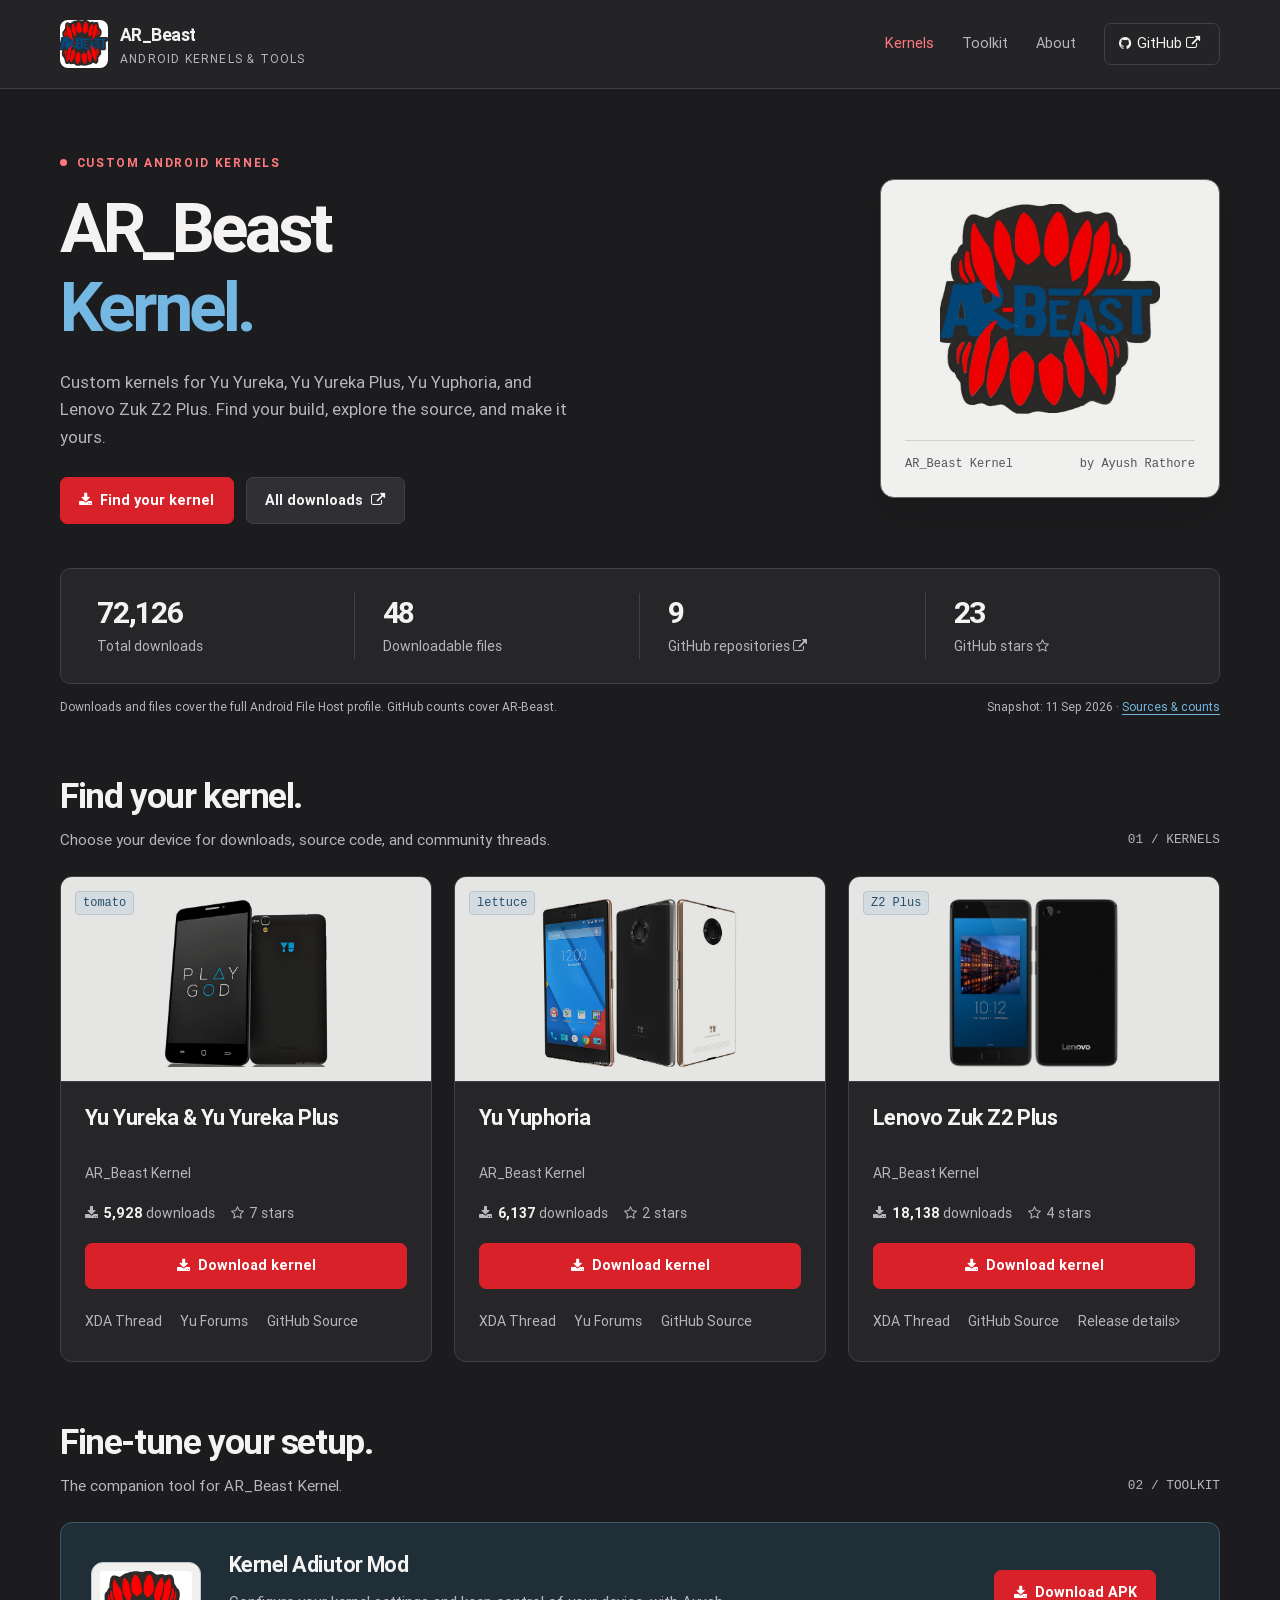
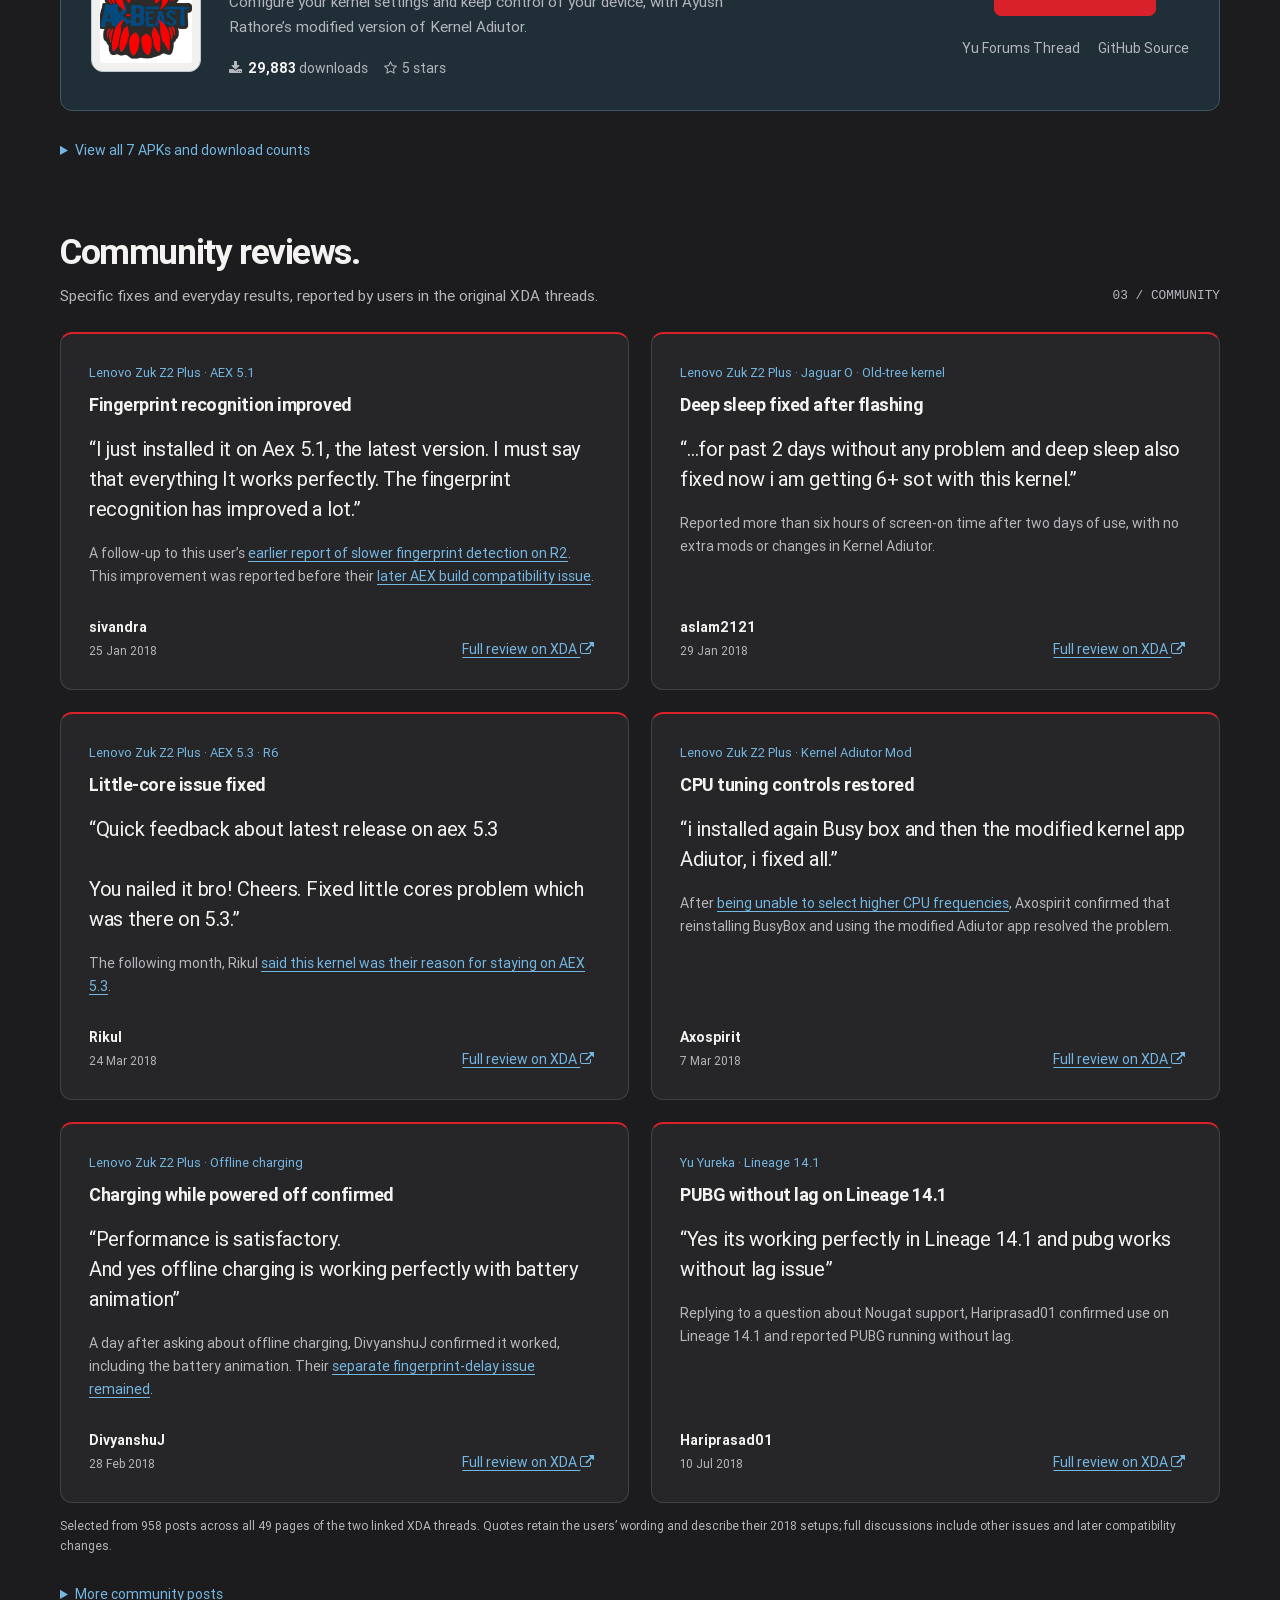
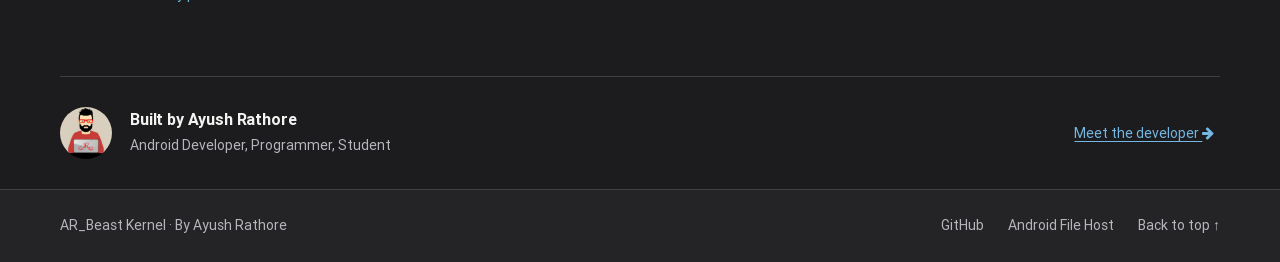
<file: index.html>
<!DOCTYPE html>
<html lang="en">
<head>
  <meta charset="utf-8">
  <meta name="viewport" content="width=device-width, initial-scale=1">
  <meta name="theme-color" content="#1c1c1e">
  <meta name="description" content="Download AR_Beast Kernel for Yu Yureka, Yu Yureka Plus, Yu Yuphoria, and Lenovo Zuk Z2 Plus, plus Kernel Adiutor Mod. View release download counts and source links.">
  <title>AR_Beast Kernel | Android kernels &amp; tools</title>
  <link rel="icon" type="image/jpeg" href="img/arb.jpg">
  <link rel="stylesheet" href="css/font-awesome.min.css">
  <link rel="stylesheet" href="css/site.css">
</head>
<body id="top">
  <a class="skip-link" href="#main">Skip to content</a>
  <header class="site-header">
    <div class="container header-inner">
      <a class="brand" href="index.html" aria-label="AR_Beast Kernel home">
        <img src="img/arb.jpg" alt="AR-Beast logo" width="48" height="48">
        <span>AR_Beast<small>Android kernels &amp; tools</small></span>
      </a>
      <nav class="nav-links" aria-label="Main navigation">
        <a href="index.html#work" aria-current="page">Kernels</a>
        <a href="index.html#toolkit">Toolkit</a>
        <a href="about.html">About</a>
        <a href="https://github.com/AR-Beast" class="nav-source"><i class="fa fa-github" aria-hidden="true"></i>GitHub <i class="fa fa-external-link" aria-hidden="true"></i></a>
      </nav>
    </div>
  </header>
  <main id="main" class="container">
    <section class="hero" aria-labelledby="hero-title">
      <div class="hero-copy">
        <p class="eyebrow">Custom Android kernels</p>
        <h1 id="hero-title">AR_Beast <span>Kernel.</span></h1>
        <p>Custom kernels for Yu Yureka, Yu Yureka Plus, Yu Yuphoria, and Lenovo Zuk Z2 Plus. Find your build, explore the source, and make it yours.</p>
        <div class="actions">
          <a href="#work" class="button button-primary"><i class="fa fa-download" aria-hidden="true"></i>Find your kernel</a>
          <a href="https://androidfilehost.com/?w=profile&amp;uid=673368273298917501" class="button">All downloads <i class="fa fa-external-link" aria-hidden="true"></i></a>
        </div>
      </div>
      <div class="brand-panel">
        <img src="img/arb.jpg" alt="Original AR-Beast logo" width="220" height="220">
        <div class="brand-caption"><span>AR_Beast Kernel</span><span>by Ayush Rathore</span></div>
      </div>
    </section>
    <section aria-label="Project statistics">
      <div class="stats">
        <div class="stat"><strong>72,126</strong><span>Total downloads</span></div>
        <div class="stat"><strong>48</strong><span>Downloadable files</span></div>
        <a class="stat" href="https://github.com/AR-Beast"><strong>9</strong><span>GitHub repositories <i class="fa fa-external-link" aria-hidden="true"></i></span></a>
        <a class="stat" href="https://github.com/AR-Beast"><strong>23</strong><span>GitHub stars <i class="fa fa-star-o" aria-hidden="true"></i></span></a>
      </div>
      <p class="snapshot-note"><span>Downloads and files cover the full Android File Host profile. GitHub counts cover AR-Beast.</span><span>Snapshot: <time datetime="2026-09-11">11 Sep 2026</time> &middot; <a href="data/stats.json" class="text-link">Sources &amp; counts</a></span></p>
    </section>
    <section class="section" id="work" aria-labelledby="kernels-title">
      <div class="section-heading">
        <div><h2 id="kernels-title">Find your kernel.</h2><p>Choose your device for downloads, source code, and community threads.</p></div>
        <span class="section-index">01 / KERNELS</span>
      </div>
      <div class="device-grid">
        <article class="device-card">
          <a class="device-image" href="arbtomato.html" aria-label="View Yu Yureka &amp; Yu Yureka Plus kernel releases">
            <span class="device-tag">tomato</span>
            <img src="img/yureka1.jpg" alt="Yu Yureka &amp; Yu Yureka Plus" width="240" height="200" loading="lazy">
          </a>
          <div class="device-content">
            <h3>Yu Yureka &amp; Yu Yureka Plus</h3>
            <p class="device-subtitle">AR_Beast Kernel</p>
            <div class="project-counts">
              <span><i class="fa fa-download" aria-hidden="true"></i><strong>5,928</strong> downloads</span>
              <a href="https://github.com/AR-Beast/AR_Beast-Tomato"><i class="fa fa-star-o" aria-hidden="true"></i>7 stars</a>
            </div>
            <a href="arbtomato.html" class="button button-primary"><i class="fa fa-download" aria-hidden="true"></i>Download kernel</a>
            <div class="resource-links">
              <a href="https://forum.xda-developers.com/t/ar_beast-kernel-r9-3-10-108-jan-29-2018-oreo-uber-tc.3742182/">XDA Thread</a>
              <a href="http://forums.yuplaygod.com/threads/ar_beast-kernel-r8-3-10-107-2017-10-02-uber-tc-8-0-0-stable-mm-n-o-yu-yu.48154">Yu Forums</a>
              <a href="https://github.com/AyushR1/AR_Beast-Tomato">GitHub Source</a>

            </div>
          </div>
        </article>
        <article class="device-card">
          <a class="device-image" href="arblettuce.html" aria-label="View Yu Yuphoria kernel releases">
            <span class="device-tag">lettuce</span>
            <img src="img/yuphoria.jpg" alt="Yu Yuphoria" width="240" height="200" loading="lazy">
          </a>
          <div class="device-content">
            <h3>Yu Yuphoria</h3>
            <p class="device-subtitle">AR_Beast Kernel</p>
            <div class="project-counts">
              <span><i class="fa fa-download" aria-hidden="true"></i><strong>6,137</strong> downloads</span>
              <a href="https://github.com/AR-Beast/AR_Beast-Lettuce"><i class="fa fa-star-o" aria-hidden="true"></i>2 stars</a>
            </div>
            <a href="arblettuce.html" class="button button-primary"><i class="fa fa-download" aria-hidden="true"></i>Download kernel</a>
            <div class="resource-links">
              <a href="https://forum.xda-developers.com/t/ar_beast-kernel-r9-3-10-108-jan-29-2018-oreo-uber-tc.3742182/">XDA Thread</a>
              <a href="http://forums.yuplaygod.com/threads/ar_beast-kernel-r8-3-10-107-2017-10-02-uber-tc-8-0-0-stable-mm-n-o-yu-yu.48154">Yu Forums</a>
              <a href="https://github.com/AyushR1/AR_Beast-Lettuce">GitHub Source</a>

            </div>
          </div>
        </article>
        <article class="device-card">
          <a class="device-image" href="arbzukz2.html" aria-label="View Lenovo Zuk Z2 Plus kernel releases">
            <span class="device-tag">Z2 Plus</span>
            <img src="img/zuk.jpg" alt="Lenovo Zuk Z2 Plus" width="240" height="200" loading="lazy">
          </a>
          <div class="device-content">
            <h3>Lenovo Zuk Z2 Plus</h3>
            <p class="device-subtitle">AR_Beast Kernel</p>
            <div class="project-counts">
              <span><i class="fa fa-download" aria-hidden="true"></i><strong>18,138</strong> downloads</span>
              <a href="https://github.com/AR-Beast/AR_Beast-Zuk_Z2"><i class="fa fa-star-o" aria-hidden="true"></i>4 stars</a>
            </div>
            <a href="https://www.androidfilehost.com/?w=files&amp;flid=238508" class="button button-primary"><i class="fa fa-download" aria-hidden="true"></i>Download kernel</a>
            <div class="resource-links">
              <a href="https://forum.xda-developers.com/t/discontinued-ar_beast-kernel-r6-3-18-101-mar-23-2018-dragontc.3735016/">XDA Thread</a>
              <a href="https://github.com/AyushR1/AR_Beast-Zuk_Z2">GitHub Source</a>
              <a href="arbzukz2.html">Release details <i class="fa fa-angle-right" aria-hidden="true"></i></a>
            </div>
          </div>
        </article>
      </div>
    </section>
    <section class="section" id="toolkit" aria-labelledby="toolkit-title">
      <div class="section-heading">
        <div><h2 id="toolkit-title">Fine-tune your setup.</h2><p>The companion tool for AR_Beast Kernel.</p></div>
        <span class="section-index">02 / TOOLKIT</span>
      </div>
      <article class="tool-card">
        <img class="tool-icon" src="img/arb.jpg" alt="AR-Beast logo" width="110" height="110" loading="lazy">
        <div class="tool-copy">
          <h3>Kernel Adiutor Mod</h3>
          <p>Configure your kernel settings and keep control of your device, with Ayush Rathore’s modified version of Kernel Adiutor.</p>
          <div class="project-counts">
              <span><i class="fa fa-download" aria-hidden="true"></i><strong>29,883</strong> downloads</span>
              <a href="https://github.com/AR-Beast/KernelAdiutor-Mod"><i class="fa fa-star-o" aria-hidden="true"></i>5 stars</a>
            </div>
        </div>
        <div class="tool-actions">
          <a href="https://androidfilehost.com/?w=files&amp;flid=195120" class="button button-primary"><i class="fa fa-download" aria-hidden="true"></i>Download APK</a>
          <div class="resource-links"><a href="http://forums.yuplaygod.com/threads/ar_beast-kernel-r8-3-10-107-2017-10-02-uber-tc-8-0-0-stable-mm-n-o-yu-yu.48154">Yu Forums Thread</a>
              <a href="https://github.com/AyushR1/KernelAdiutor-Mod">GitHub Source</a></div>
        </div>
      </article>
      <details class="release-breakdown">
        <summary>View all 7 APKs and download counts</summary>
        <div class="table-scroll">
        <table>
          <caption>Android File Host download counts &middot; checked <time datetime="2026-09-11">11 Sep 2026</time>. <a href="https://androidfilehost.com/?w=files&amp;flid=195120" class="text-link">View source folder</a></caption>
          <thead><tr><th scope="col">File</th><th scope="col">Downloads</th><th scope="col">Link</th></tr></thead>
          <tbody>
            <tr><td><a href="https://androidfilehost.com/?fid=818070582850490285">KA-MOD-release7.apk</a></td><td>18,147</td><td><a href="https://androidfilehost.com/?fid=818070582850490285" class="release-download">Download <i class="fa fa-external-link" aria-hidden="true"></i></a></td></tr>
            <tr><td><a href="https://androidfilehost.com/?fid=818070582850487908">KA-MOD-release6.apk</a></td><td>1,754</td><td><a href="https://androidfilehost.com/?fid=818070582850487908" class="release-download">Download <i class="fa fa-external-link" aria-hidden="true"></i></a></td></tr>
            <tr><td><a href="https://androidfilehost.com/?fid=745849072291697405">KA-MOD-release5.apk</a></td><td>1,321</td><td><a href="https://androidfilehost.com/?fid=745849072291697405" class="release-download">Download <i class="fa fa-external-link" aria-hidden="true"></i></a></td></tr>
            <tr><td><a href="https://androidfilehost.com/?fid=889964283620754630">KA-MOD-release4.apk</a></td><td>1,208</td><td><a href="https://androidfilehost.com/?fid=889964283620754630" class="release-download">Download <i class="fa fa-external-link" aria-hidden="true"></i></a></td></tr>
            <tr><td><a href="https://androidfilehost.com/?fid=889764386195922456">KA-MOD-release3.apk</a></td><td>505</td><td><a href="https://androidfilehost.com/?fid=889764386195922456" class="release-download">Download <i class="fa fa-external-link" aria-hidden="true"></i></a></td></tr>
            <tr><td><a href="https://androidfilehost.com/?fid=889764386195920831">KA-MOD-release2.apk</a></td><td>1,079</td><td><a href="https://androidfilehost.com/?fid=889764386195920831" class="release-download">Download <i class="fa fa-external-link" aria-hidden="true"></i></a></td></tr>
            <tr><td><a href="https://androidfilehost.com/?fid=673368273298968225">KA-MOD-release1.apk</a></td><td>5,869</td><td><a href="https://androidfilehost.com/?fid=673368273298968225" class="release-download">Download <i class="fa fa-external-link" aria-hidden="true"></i></a></td></tr>
          </tbody>
          <tfoot><tr><th scope="row">7 files in this folder</th><td><strong>29,883</strong></td><td></td></tr></tfoot>
        </table>
      </div>
      </details>
    </section>
    <section class="section" id="reviews" aria-labelledby="reviews-title">
      <!-- XDA snapshot, 11 Sep 2026: all 2 YU pages (21 posts) and 47 Zuk pages (937 posts) checked. -->
      <div class="section-heading">
        <div><h2 id="reviews-title">Community reviews.</h2><p>Specific fixes and everyday results, reported by users in the original XDA threads.</p></div>
        <span class="section-index">03 / COMMUNITY</span>
      </div>
      <div class="review-grid">
        <figure class="review-card">
          <p class="review-context">Lenovo Zuk Z2 Plus &middot; AEX 5.1</p>
          <h3>Fingerprint recognition improved</h3>
          <blockquote cite="https://xdaforums.com/t/discontinued-ar_beast-kernel-r6-3-18-101-mar-23-2018-dragontc.3735016/post-75331611">
            <p>&ldquo;I just installed it on Aex 5.1, the latest version. I must say that everything It works perfectly. The fingerprint recognition has improved a lot.&rdquo;</p>
          </blockquote>
          <p class="review-summary">A follow-up to this user’s <a href="https://xdaforums.com/t/discontinued-ar_beast-kernel-r6-3-18-101-mar-23-2018-dragontc.3735016/post-75207983">earlier report of slower fingerprint detection on R2</a>. This improvement was reported before their <a href="https://xdaforums.com/t/discontinued-ar_beast-kernel-r6-3-18-101-mar-23-2018-dragontc.3735016/post-75371694">later AEX build compatibility issue</a>.</p>
          <figcaption>
            <span><strong>sivandra</strong><time datetime="2018-01-25">25 Jan 2018</time></span>
            <a class="text-link" href="https://xdaforums.com/t/discontinued-ar_beast-kernel-r6-3-18-101-mar-23-2018-dragontc.3735016/post-75331611">Full review on XDA <i class="fa fa-external-link" aria-hidden="true"></i></a>
          </figcaption>
        </figure>
        <figure class="review-card">
          <p class="review-context">Lenovo Zuk Z2 Plus &middot; Jaguar O &middot; Old-tree kernel</p>
          <h3>Deep sleep fixed after flashing</h3>
          <blockquote cite="https://xdaforums.com/t/discontinued-ar_beast-kernel-r6-3-18-101-mar-23-2018-dragontc.3735016/post-75368347">
            <p>&ldquo;&hellip;for past 2 days without any problem and deep sleep also fixed now i am getting 6+ sot with this kernel.&rdquo;</p>
          </blockquote>
          <p class="review-summary">Reported more than six hours of screen-on time after two days of use, with no extra mods or changes in Kernel Adiutor.</p>
          <figcaption>
            <span><strong>aslam2121</strong><time datetime="2018-01-29">29 Jan 2018</time></span>
            <a class="text-link" href="https://xdaforums.com/t/discontinued-ar_beast-kernel-r6-3-18-101-mar-23-2018-dragontc.3735016/post-75368347">Full review on XDA <i class="fa fa-external-link" aria-hidden="true"></i></a>
          </figcaption>
        </figure>
        <figure class="review-card">
          <p class="review-context">Lenovo Zuk Z2 Plus &middot; AEX 5.3 &middot; R6</p>
          <h3>Little-core issue fixed</h3>
          <blockquote cite="https://xdaforums.com/t/discontinued-ar_beast-kernel-r6-3-18-101-mar-23-2018-dragontc.3735016/post-75997663">
            <p>&ldquo;Quick feedback about latest release on aex 5.3<br><br>You nailed it bro! Cheers. Fixed little cores problem which was there on 5.3.&rdquo;</p>
          </blockquote>
          <p class="review-summary">The following month, Rikul <a href="https://xdaforums.com/t/discontinued-ar_beast-kernel-r6-3-18-101-mar-23-2018-dragontc.3735016/post-76191979">said this kernel was their reason for staying on AEX 5.3</a>.</p>
          <figcaption>
            <span><strong>Rikul</strong><time datetime="2018-03-24">24 Mar 2018</time></span>
            <a class="text-link" href="https://xdaforums.com/t/discontinued-ar_beast-kernel-r6-3-18-101-mar-23-2018-dragontc.3735016/post-75997663">Full review on XDA <i class="fa fa-external-link" aria-hidden="true"></i></a>
          </figcaption>
        </figure>
        <figure class="review-card">
          <p class="review-context">Lenovo Zuk Z2 Plus &middot; Kernel Adiutor Mod</p>
          <h3>CPU tuning controls restored</h3>
          <blockquote cite="https://xdaforums.com/t/discontinued-ar_beast-kernel-r6-3-18-101-mar-23-2018-dragontc.3735016/post-75808259">
            <p>&ldquo;i installed again Busy box and then the modified kernel app Adiutor, i fixed all.&rdquo;</p>
          </blockquote>
          <p class="review-summary">After <a href="https://xdaforums.com/t/discontinued-ar_beast-kernel-r6-3-18-101-mar-23-2018-dragontc.3735016/post-75767755">being unable to select higher CPU frequencies</a>, Axospirit confirmed that reinstalling BusyBox and using the modified Adiutor app resolved the problem.</p>
          <figcaption>
            <span><strong>Axospirit</strong><time datetime="2018-03-07">7 Mar 2018</time></span>
            <a class="text-link" href="https://xdaforums.com/t/discontinued-ar_beast-kernel-r6-3-18-101-mar-23-2018-dragontc.3735016/post-75808259">Full review on XDA <i class="fa fa-external-link" aria-hidden="true"></i></a>
          </figcaption>
        </figure>
        <figure class="review-card">
          <p class="review-context">Lenovo Zuk Z2 Plus &middot; Offline charging</p>
          <h3>Charging while powered off confirmed</h3>
          <blockquote cite="https://xdaforums.com/t/discontinued-ar_beast-kernel-r6-3-18-101-mar-23-2018-dragontc.3735016/post-75727094">
            <p>&ldquo;Performance is satisfactory.<br>And yes offline charging is working perfectly with battery animation&rdquo;</p>
          </blockquote>
          <p class="review-summary">A day after asking about offline charging, DivyanshuJ confirmed it worked, including the battery animation. Their <a href="https://xdaforums.com/t/discontinued-ar_beast-kernel-r6-3-18-101-mar-23-2018-dragontc.3735016/post-75725787">separate fingerprint-delay issue remained</a>.</p>
          <figcaption>
            <span><strong>DivyanshuJ</strong><time datetime="2018-02-28">28 Feb 2018</time></span>
            <a class="text-link" href="https://xdaforums.com/t/discontinued-ar_beast-kernel-r6-3-18-101-mar-23-2018-dragontc.3735016/post-75727094">Full review on XDA <i class="fa fa-external-link" aria-hidden="true"></i></a>
          </figcaption>
        </figure>
        <figure class="review-card">
          <p class="review-context">Yu Yureka &middot; Lineage 14.1</p>
          <h3>PUBG without lag on Lineage 14.1</h3>
          <blockquote cite="https://xdaforums.com/t/ar_beast-kernel-r9-3-10-108-jan-29-2018-oreo-uber-tc.3742182/post-77035486">
            <p>&ldquo;Yes its working perfectly in Lineage 14.1 and pubg works without lag issue&rdquo;</p>
          </blockquote>
          <p class="review-summary">Replying to a question about Nougat support, Hariprasad01 confirmed use on Lineage 14.1 and reported PUBG running without lag.</p>
          <figcaption>
            <span><strong>Hariprasad01</strong><time datetime="2018-07-10">10 Jul 2018</time></span>
            <a class="text-link" href="https://xdaforums.com/t/ar_beast-kernel-r9-3-10-108-jan-29-2018-oreo-uber-tc.3742182/post-77035486">Full review on XDA <i class="fa fa-external-link" aria-hidden="true"></i></a>
          </figcaption>
        </figure>
      </div>
      <p class="snapshot-note">Selected from 958 posts across all 49 pages of the two linked XDA threads. Quotes retain the users’ wording and describe their 2018 setups; full discussions include other issues and later compatibility changes.</p>
      <details class="release-breakdown">
        <summary>More community posts</summary>
        <div class="resource-links">
          <a href="https://xdaforums.com/t/ar_beast-kernel-r9-3-10-108-jan-29-2018-oreo-uber-tc.3742182/post-76209610">aditya99s &middot; NitrogenOS</a>
          <a href="https://xdaforums.com/t/discontinued-ar_beast-kernel-r6-3-18-101-mar-23-2018-dragontc.3735016/post-75195948">sanketp60 &middot; Cosmic OS</a>
          <a href="https://xdaforums.com/t/discontinued-ar_beast-kernel-r6-3-18-101-mar-23-2018-dragontc.3735016/post-75196087">Asura &middot; Zuk Z2 Plus</a>
        </div>
      </details>
    </section>
    <section class="developer-strip" aria-label="Developer">
      <img src="img/my.jpg" alt="Ayush Rathore’s developer avatar" width="52" height="52" loading="lazy">
      <div><h2>Built by Ayush Rathore</h2><p>Android Developer, Programmer, Student</p></div>
      <a href="about.html" class="text-link">Meet the developer <i class="fa fa-arrow-right" aria-hidden="true"></i></a>
    </section>
  </main>
  <footer class="site-footer">
    <div class="container footer-inner">
      <p>AR_Beast Kernel &middot; By <a href="about.html">Ayush Rathore</a></p>
      <nav class="footer-links" aria-label="Footer navigation">
        <a href="https://github.com/AR-Beast">GitHub</a>
        <a href="https://androidfilehost.com/?w=profile&amp;uid=673368273298917501">Android File Host</a>
        <a href="#">Back to top &uarr;</a>
      </nav>
    </div>
  </footer>
</body>
</html>
</file>
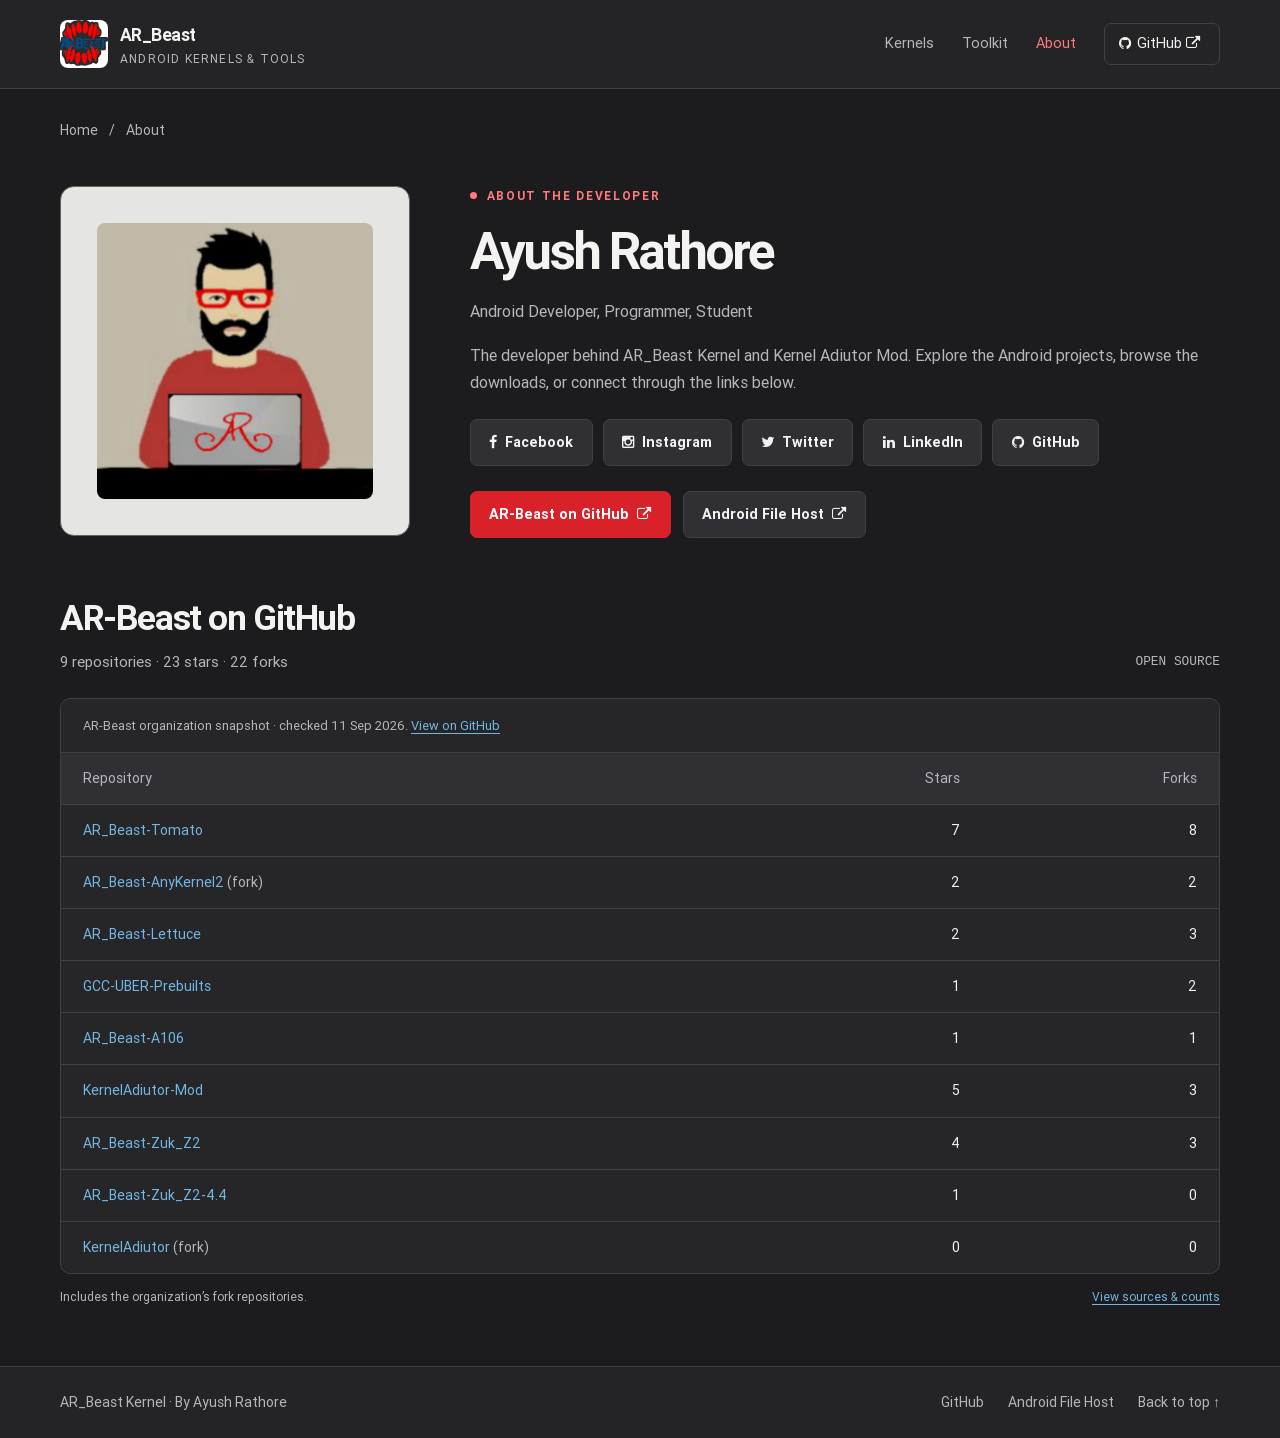
<file: about.html>
<!DOCTYPE html>
<html lang="en">
<head>
  <meta charset="utf-8">
  <meta name="viewport" content="width=device-width, initial-scale=1">
  <meta name="theme-color" content="#1c1c1e">
  <meta name="description" content="Meet Ayush Rathore, developer of AR_Beast Kernel and Kernel Adiutor Mod. Find social profiles, downloads, and AR-Beast GitHub repositories.">
  <title>Ayush Rathore | AR_Beast Kernel</title>
  <link rel="icon" type="image/jpeg" href="img/arb.jpg">
  <link rel="stylesheet" href="css/font-awesome.min.css">
  <link rel="stylesheet" href="css/site.css">
</head>
<body id="top">
  <a class="skip-link" href="#main">Skip to content</a>
  <header class="site-header">
    <div class="container header-inner">
      <a class="brand" href="index.html" aria-label="AR_Beast Kernel home">
        <img src="img/arb.jpg" alt="AR-Beast logo" width="48" height="48">
        <span>AR_Beast<small>Android kernels &amp; tools</small></span>
      </a>
      <nav class="nav-links" aria-label="Main navigation">
        <a href="index.html#work">Kernels</a>
        <a href="index.html#toolkit">Toolkit</a>
        <a href="about.html" aria-current="page">About</a>
        <a href="https://github.com/AR-Beast" class="nav-source"><i class="fa fa-github" aria-hidden="true"></i>GitHub <i class="fa fa-external-link" aria-hidden="true"></i></a>
      </nav>
    </div>
  </header>
  <main id="main" class="container">
    <nav class="breadcrumb" aria-label="Breadcrumb"><a href="index.html">Home</a> <span aria-hidden="true">/</span> <span>About</span></nav>
    <section class="detail-layout" aria-labelledby="about-title">
      <div class="detail-visual profile-image"><img src="img/my.jpg" alt="Ayush Rathore’s developer avatar" width="300" height="300"></div>
      <div class="detail-copy">
        <p class="eyebrow">About the developer</p>
        <h1 id="about-title">Ayush Rathore</h1>
        <p>Android Developer, Programmer, Student</p>
        <p>The developer behind AR_Beast Kernel and Kernel Adiutor Mod. Explore the Android projects, browse the downloads, or connect through the links below.</p>
        <div class="social-links"><a href="https://www.facebook.com/ayushr12" class="button"><i class="fa fa-facebook" aria-hidden="true"></i>Facebook</a> <a href="https://www.instagram.com/ayushr1_ig" class="button"><i class="fa fa-instagram" aria-hidden="true"></i>Instagram</a> <a href="https://twitter.com/AyushR1_tw" class="button"><i class="fa fa-twitter" aria-hidden="true"></i>Twitter</a> <a href="https://www.linkedin.com/in/ayushr1/" class="button"><i class="fa fa-linkedin" aria-hidden="true"></i>LinkedIn</a> <a href="https://github.com/ayushr1" class="button"><i class="fa fa-github" aria-hidden="true"></i>GitHub</a></div>
        <div class="actions"><a href="https://github.com/AR-Beast" class="button button-primary">AR-Beast on GitHub <i class="fa fa-external-link" aria-hidden="true"></i></a><a href="https://androidfilehost.com/?w=profile&amp;uid=673368273298917501" class="button">Android File Host <i class="fa fa-external-link" aria-hidden="true"></i></a></div>
      </div>
    </section>
    <section class="profile-projects" aria-labelledby="github-title">
      <div class="section-heading"><div><h2 id="github-title">AR-Beast on GitHub</h2><p>9 repositories &middot; 23 stars &middot; 22 forks</p></div><span class="section-index">OPEN SOURCE</span></div>
      <div class="table-scroll">
        <table>
          <caption>AR-Beast organization snapshot &middot; checked <time datetime="2026-09-11">11 Sep 2026</time>. <a href="https://github.com/AR-Beast" class="text-link">View on GitHub</a></caption>
          <thead><tr><th scope="col">Repository</th><th scope="col">Stars</th><th scope="col">Forks</th></tr></thead>
          <tbody>
          <tr><td><a href="https://github.com/AR-Beast/AR_Beast-Tomato">AR_Beast-Tomato</a></td><td>7</td><td>8</td></tr>
          <tr><td><a href="https://github.com/AR-Beast/AR_Beast-AnyKernel2">AR_Beast-AnyKernel2</a> <span class="device-subtitle">(fork)</span></td><td>2</td><td>2</td></tr>
          <tr><td><a href="https://github.com/AR-Beast/AR_Beast-Lettuce">AR_Beast-Lettuce</a></td><td>2</td><td>3</td></tr>
          <tr><td><a href="https://github.com/AR-Beast/GCC-UBER-Prebuilts">GCC-UBER-Prebuilts</a></td><td>1</td><td>2</td></tr>
          <tr><td><a href="https://github.com/AR-Beast/AR_Beast-A106">AR_Beast-A106</a></td><td>1</td><td>1</td></tr>
          <tr><td><a href="https://github.com/AR-Beast/KernelAdiutor-Mod">KernelAdiutor-Mod</a></td><td>5</td><td>3</td></tr>
          <tr><td><a href="https://github.com/AR-Beast/AR_Beast-Zuk_Z2">AR_Beast-Zuk_Z2</a></td><td>4</td><td>3</td></tr>
          <tr><td><a href="https://github.com/AR-Beast/AR_Beast-Zuk_Z2-4.4">AR_Beast-Zuk_Z2-4.4</a></td><td>1</td><td>0</td></tr>
          <tr><td><a href="https://github.com/AR-Beast/KernelAdiutor">KernelAdiutor</a> <span class="device-subtitle">(fork)</span></td><td>0</td><td>0</td></tr>
          </tbody>
        </table>
      </div>
      <p class="snapshot-note">Includes the organization’s fork repositories. <a href="data/stats.json" class="text-link">View sources &amp; counts</a></p>
    </section>
  </main>
  <footer class="site-footer">
    <div class="container footer-inner">
      <p>AR_Beast Kernel &middot; By <a href="about.html">Ayush Rathore</a></p>
      <nav class="footer-links" aria-label="Footer navigation">
        <a href="https://github.com/AR-Beast">GitHub</a>
        <a href="https://androidfilehost.com/?w=profile&amp;uid=673368273298917501">Android File Host</a>
        <a href="#">Back to top &uarr;</a>
      </nav>
    </div>
  </footer>
</body>
</html>
</file>
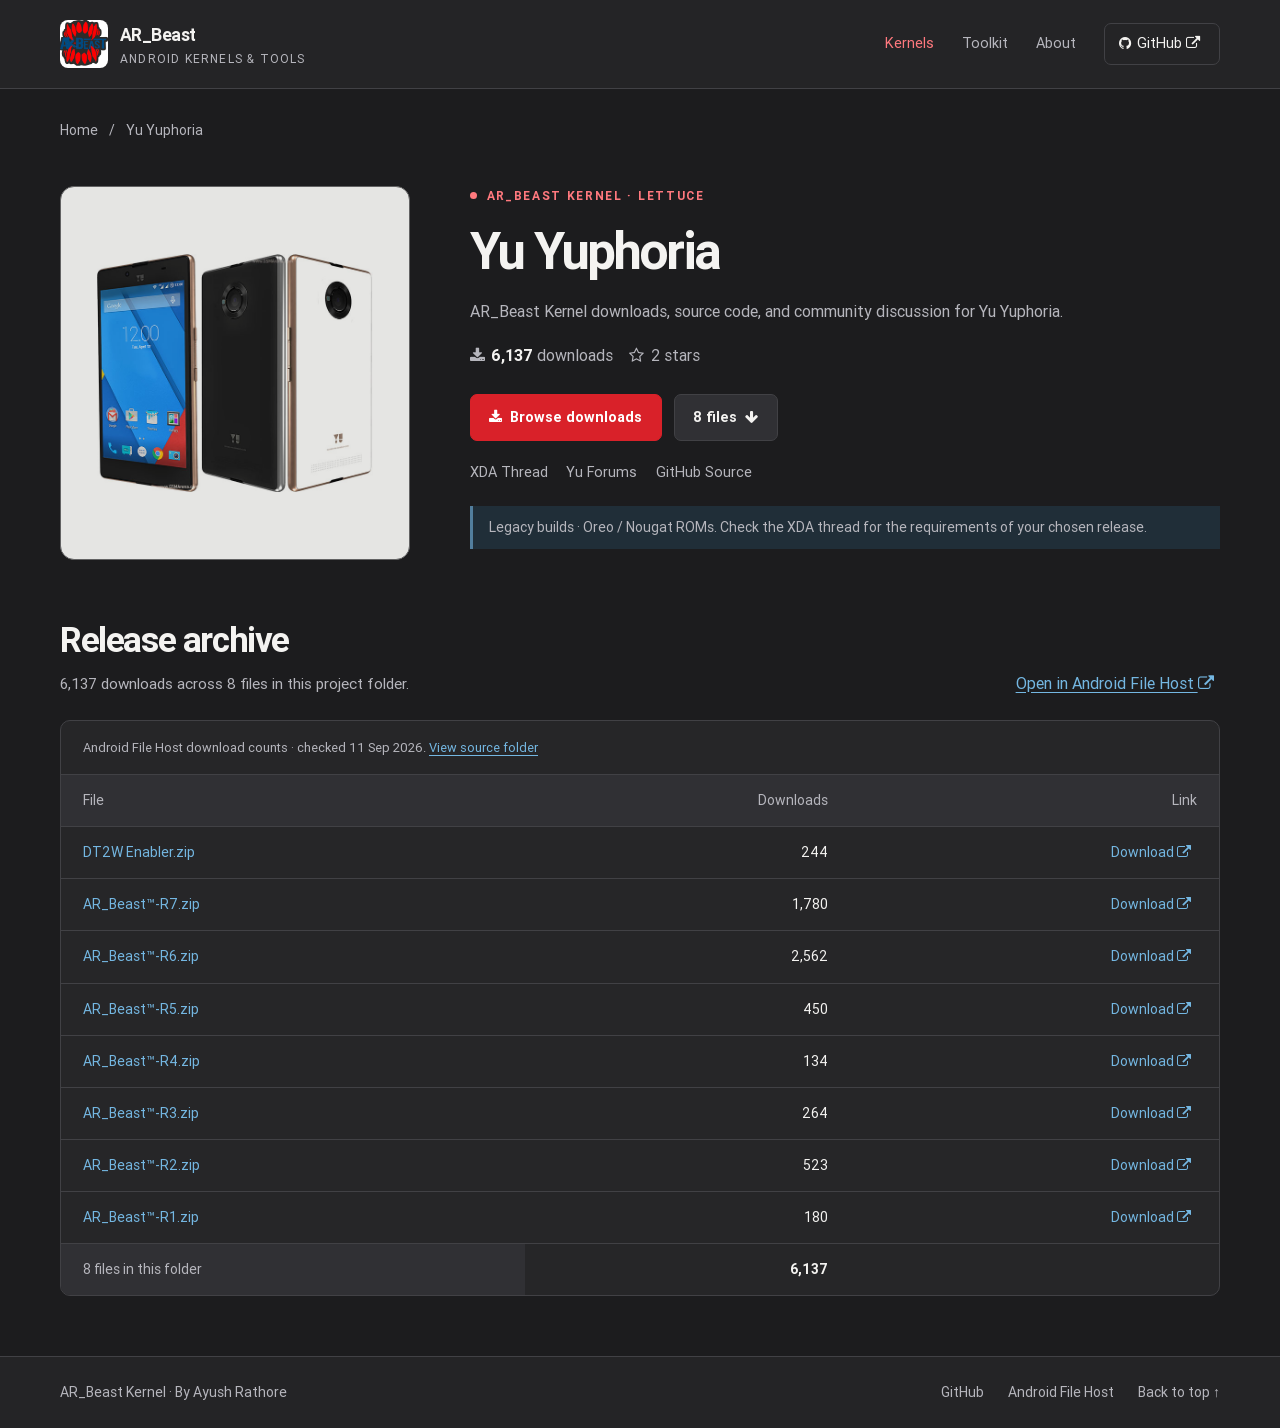
<file: arblettuce.html>
<!DOCTYPE html>
<html lang="en">
<head>
  <meta charset="utf-8">
  <meta name="viewport" content="width=device-width, initial-scale=1">
  <meta name="theme-color" content="#1c1c1e">
  <meta name="description" content="AR_Beast Kernel for Yu Yuphoria. Browse the release archive, download counts, community threads, and source code.">
  <title>Yu Yuphoria | AR_Beast Kernel</title>
  <link rel="icon" type="image/jpeg" href="img/arb.jpg">
  <link rel="stylesheet" href="css/font-awesome.min.css">
  <link rel="stylesheet" href="css/site.css">
</head>
<body id="top">
  <a class="skip-link" href="#main">Skip to content</a>
  <header class="site-header">
    <div class="container header-inner">
      <a class="brand" href="index.html" aria-label="AR_Beast Kernel home">
        <img src="img/arb.jpg" alt="AR-Beast logo" width="48" height="48">
        <span>AR_Beast<small>Android kernels &amp; tools</small></span>
      </a>
      <nav class="nav-links" aria-label="Main navigation">
        <a href="index.html#work" aria-current="page">Kernels</a>
        <a href="index.html#toolkit">Toolkit</a>
        <a href="about.html">About</a>
        <a href="https://github.com/AR-Beast" class="nav-source"><i class="fa fa-github" aria-hidden="true"></i>GitHub <i class="fa fa-external-link" aria-hidden="true"></i></a>
      </nav>
    </div>
  </header>
  <main id="main" class="container">
    <nav class="breadcrumb" aria-label="Breadcrumb"><a href="index.html">Home</a> <span aria-hidden="true">/</span> <span>Yu Yuphoria</span></nav>
    <section class="detail-layout" aria-labelledby="device-title">
      <div class="detail-visual"><img src="img/yuphoria.jpg" alt="Yu Yuphoria" width="300" height="300"></div>
      <div class="detail-copy">
        <p class="eyebrow">AR_Beast Kernel &middot; lettuce</p>
        <h1 id="device-title">Yu Yuphoria</h1>
        <p>AR_Beast Kernel downloads, source code, and community discussion for Yu Yuphoria.</p>
        <div class="project-counts">
              <span><i class="fa fa-download" aria-hidden="true"></i><strong>6,137</strong> downloads</span>
              <a href="https://github.com/AR-Beast/AR_Beast-Lettuce"><i class="fa fa-star-o" aria-hidden="true"></i>2 stars</a>
            </div>
        <div class="actions">
          <a href="https://www.androidfilehost.com/?w=files&amp;flid=169222" class="button button-primary"><i class="fa fa-download" aria-hidden="true"></i>Browse downloads</a>
          <a href="#releases" class="button">8 files <i class="fa fa-arrow-down" aria-hidden="true"></i></a>
        </div>
        <div class="resource-links"><a href="https://forum.xda-developers.com/t/ar_beast-kernel-r9-3-10-108-jan-29-2018-oreo-uber-tc.3742182/">XDA Thread</a>
              <a href="http://forums.yuplaygod.com/threads/ar_beast-kernel-r8-3-10-107-2017-10-02-uber-tc-8-0-0-stable-mm-n-o-yu-yu.48154">Yu Forums</a>
              <a href="https://github.com/AyushR1/AR_Beast-Lettuce">GitHub Source</a> </div>
        <p class="info-note">Legacy builds &middot; Oreo / Nougat ROMs. Check the XDA thread for the requirements of your chosen release.</p>
      </div>
    </section>
    <section class="release-section" id="releases" aria-labelledby="releases-title">
      <div class="section-heading"><div><h2 id="releases-title">Release archive</h2><p>6,137 downloads across 8 files in this project folder.</p></div><a href="https://www.androidfilehost.com/?w=files&amp;flid=169222" class="text-link">Open in Android File Host <i class="fa fa-external-link" aria-hidden="true"></i></a></div>
      <div class="table-scroll">
        <table>
          <caption>Android File Host download counts &middot; checked <time datetime="2026-09-11">11 Sep 2026</time>. <a href="https://androidfilehost.com/?w=files&amp;flid=169222" class="text-link">View source folder</a></caption>
          <thead><tr><th scope="col">File</th><th scope="col">Downloads</th><th scope="col">Link</th></tr></thead>
          <tbody>
            <tr><td><a href="https://androidfilehost.com/?fid=817550096634759905">DT2W Enabler.zip</a></td><td>244</td><td><a href="https://androidfilehost.com/?fid=817550096634759905" class="release-download">Download <i class="fa fa-external-link" aria-hidden="true"></i></a></td></tr>
            <tr><td><a href="https://androidfilehost.com/?fid=673791459329069884">AR_Beast™-R7.zip</a></td><td>1,780</td><td><a href="https://androidfilehost.com/?fid=673791459329069884" class="release-download">Download <i class="fa fa-external-link" aria-hidden="true"></i></a></td></tr>
            <tr><td><a href="https://androidfilehost.com/?fid=745849072291677462">AR_Beast™-R6.zip</a></td><td>2,562</td><td><a href="https://androidfilehost.com/?fid=745849072291677462" class="release-download">Download <i class="fa fa-external-link" aria-hidden="true"></i></a></td></tr>
            <tr><td><a href="https://androidfilehost.com/?fid=889764386195922479">AR_Beast™-R5.zip</a></td><td>450</td><td><a href="https://androidfilehost.com/?fid=889764386195922479" class="release-download">Download <i class="fa fa-external-link" aria-hidden="true"></i></a></td></tr>
            <tr><td><a href="https://androidfilehost.com/?fid=961840155545586772">AR_Beast™-R4.zip</a></td><td>134</td><td><a href="https://androidfilehost.com/?fid=961840155545586772" class="release-download">Download <i class="fa fa-external-link" aria-hidden="true"></i></a></td></tr>
            <tr><td><a href="https://androidfilehost.com/?fid=673368273298962801">AR_Beast™-R3.zip</a></td><td>264</td><td><a href="https://androidfilehost.com/?fid=673368273298962801" class="release-download">Download <i class="fa fa-external-link" aria-hidden="true"></i></a></td></tr>
            <tr><td><a href="https://androidfilehost.com/?fid=817550096634761879">AR_Beast™-R2.zip</a></td><td>523</td><td><a href="https://androidfilehost.com/?fid=817550096634761879" class="release-download">Download <i class="fa fa-external-link" aria-hidden="true"></i></a></td></tr>
            <tr><td><a href="https://androidfilehost.com/?fid=817550096634759873">AR_Beast™-R1.zip</a></td><td>180</td><td><a href="https://androidfilehost.com/?fid=817550096634759873" class="release-download">Download <i class="fa fa-external-link" aria-hidden="true"></i></a></td></tr>
          </tbody>
          <tfoot><tr><th scope="row">8 files in this folder</th><td><strong>6,137</strong></td><td></td></tr></tfoot>
        </table>
      </div>
    </section>
  </main>
  <footer class="site-footer">
    <div class="container footer-inner">
      <p>AR_Beast Kernel &middot; By <a href="about.html">Ayush Rathore</a></p>
      <nav class="footer-links" aria-label="Footer navigation">
        <a href="https://github.com/AR-Beast">GitHub</a>
        <a href="https://androidfilehost.com/?w=profile&amp;uid=673368273298917501">Android File Host</a>
        <a href="#">Back to top &uarr;</a>
      </nav>
    </div>
  </footer>
</body>
</html>
</file>
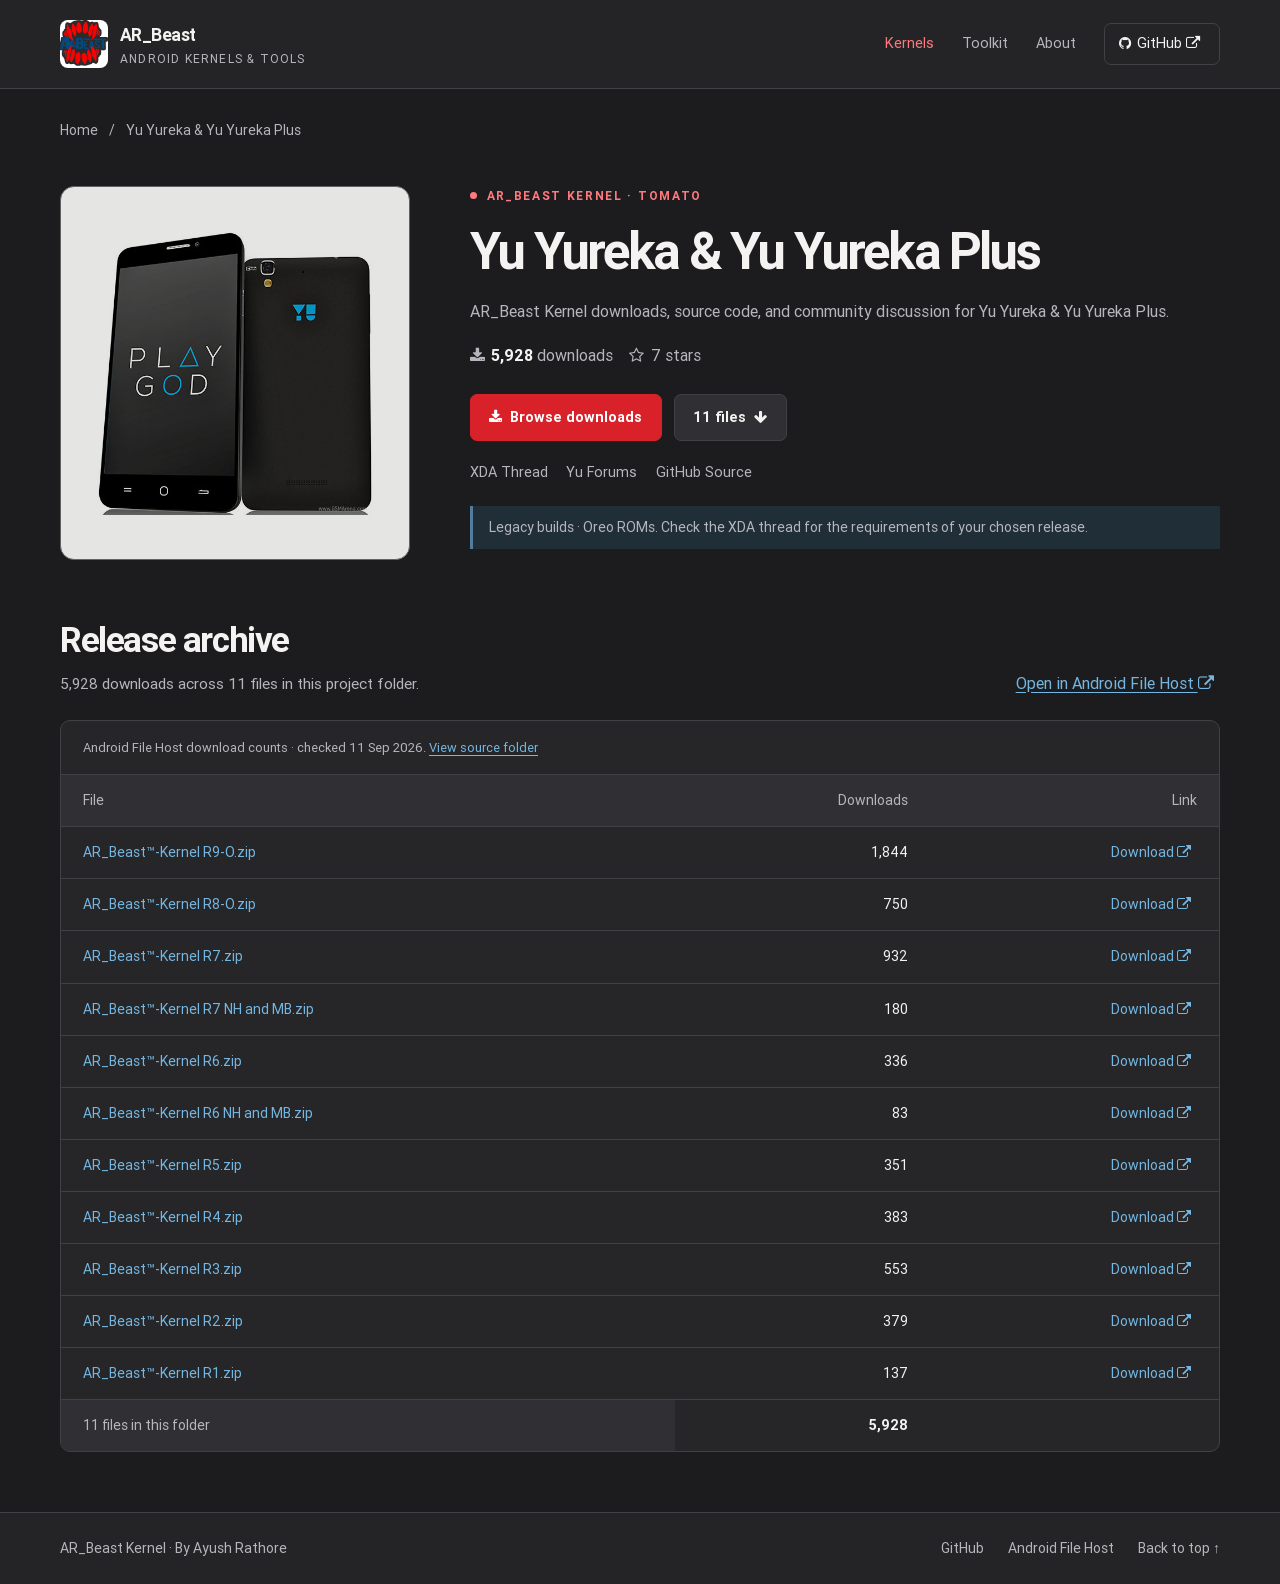
<file: arbtomato.html>
<!DOCTYPE html>
<html lang="en">
<head>
  <meta charset="utf-8">
  <meta name="viewport" content="width=device-width, initial-scale=1">
  <meta name="theme-color" content="#1c1c1e">
  <meta name="description" content="AR_Beast Kernel for Yu Yureka &amp; Yu Yureka Plus. Browse the release archive, download counts, community threads, and source code.">
  <title>Yu Yureka &amp; Yu Yureka Plus | AR_Beast Kernel</title>
  <link rel="icon" type="image/jpeg" href="img/arb.jpg">
  <link rel="stylesheet" href="css/font-awesome.min.css">
  <link rel="stylesheet" href="css/site.css">
</head>
<body id="top">
  <a class="skip-link" href="#main">Skip to content</a>
  <header class="site-header">
    <div class="container header-inner">
      <a class="brand" href="index.html" aria-label="AR_Beast Kernel home">
        <img src="img/arb.jpg" alt="AR-Beast logo" width="48" height="48">
        <span>AR_Beast<small>Android kernels &amp; tools</small></span>
      </a>
      <nav class="nav-links" aria-label="Main navigation">
        <a href="index.html#work" aria-current="page">Kernels</a>
        <a href="index.html#toolkit">Toolkit</a>
        <a href="about.html">About</a>
        <a href="https://github.com/AR-Beast" class="nav-source"><i class="fa fa-github" aria-hidden="true"></i>GitHub <i class="fa fa-external-link" aria-hidden="true"></i></a>
      </nav>
    </div>
  </header>
  <main id="main" class="container">
    <nav class="breadcrumb" aria-label="Breadcrumb"><a href="index.html">Home</a> <span aria-hidden="true">/</span> <span>Yu Yureka &amp; Yu Yureka Plus</span></nav>
    <section class="detail-layout" aria-labelledby="device-title">
      <div class="detail-visual"><img src="img/yureka1.jpg" alt="Yu Yureka &amp; Yu Yureka Plus" width="300" height="300"></div>
      <div class="detail-copy">
        <p class="eyebrow">AR_Beast Kernel &middot; tomato</p>
        <h1 id="device-title">Yu Yureka &amp; Yu Yureka Plus</h1>
        <p>AR_Beast Kernel downloads, source code, and community discussion for Yu Yureka &amp; Yu Yureka Plus.</p>
        <div class="project-counts">
              <span><i class="fa fa-download" aria-hidden="true"></i><strong>5,928</strong> downloads</span>
              <a href="https://github.com/AR-Beast/AR_Beast-Tomato"><i class="fa fa-star-o" aria-hidden="true"></i>7 stars</a>
            </div>
        <div class="actions">
          <a href="https://www.androidfilehost.com/?w=files&amp;flid=147370" class="button button-primary"><i class="fa fa-download" aria-hidden="true"></i>Browse downloads</a>
          <a href="#releases" class="button">11 files <i class="fa fa-arrow-down" aria-hidden="true"></i></a>
        </div>
        <div class="resource-links"><a href="https://forum.xda-developers.com/t/ar_beast-kernel-r9-3-10-108-jan-29-2018-oreo-uber-tc.3742182/">XDA Thread</a>
              <a href="http://forums.yuplaygod.com/threads/ar_beast-kernel-r8-3-10-107-2017-10-02-uber-tc-8-0-0-stable-mm-n-o-yu-yu.48154">Yu Forums</a>
              <a href="https://github.com/AyushR1/AR_Beast-Tomato">GitHub Source</a> </div>
        <p class="info-note">Legacy builds &middot; Oreo ROMs. Check the XDA thread for the requirements of your chosen release.</p>
      </div>
    </section>
    <section class="release-section" id="releases" aria-labelledby="releases-title">
      <div class="section-heading"><div><h2 id="releases-title">Release archive</h2><p>5,928 downloads across 11 files in this project folder.</p></div><a href="https://www.androidfilehost.com/?w=files&amp;flid=147370" class="text-link">Open in Android File Host <i class="fa fa-external-link" aria-hidden="true"></i></a></div>
      <div class="table-scroll">
        <table>
          <caption>Android File Host download counts &middot; checked <time datetime="2026-09-11">11 Sep 2026</time>. <a href="https://androidfilehost.com/?w=files&amp;flid=160873" class="text-link">View source folder</a></caption>
          <thead><tr><th scope="col">File</th><th scope="col">Downloads</th><th scope="col">Link</th></tr></thead>
          <tbody>
            <tr><td><a href="https://androidfilehost.com/?fid=818070582850488842">AR_Beast™-Kernel R9-O.zip</a></td><td>1,844</td><td><a href="https://androidfilehost.com/?fid=818070582850488842" class="release-download">Download <i class="fa fa-external-link" aria-hidden="true"></i></a></td></tr>
            <tr><td><a href="https://androidfilehost.com/?fid=962021903579481993">AR_Beast™-Kernel R8-O.zip</a></td><td>750</td><td><a href="https://androidfilehost.com/?fid=962021903579481993" class="release-download">Download <i class="fa fa-external-link" aria-hidden="true"></i></a></td></tr>
            <tr><td><a href="https://androidfilehost.com/?fid=745425885120745455">AR_Beast™-Kernel R7.zip</a></td><td>932</td><td><a href="https://androidfilehost.com/?fid=745425885120745455" class="release-download">Download <i class="fa fa-external-link" aria-hidden="true"></i></a></td></tr>
            <tr><td><a href="https://androidfilehost.com/?fid=889764386195915116">AR_Beast™-Kernel R7 NH and MB.zip</a></td><td>180</td><td><a href="https://androidfilehost.com/?fid=889764386195915116" class="release-download">Download <i class="fa fa-external-link" aria-hidden="true"></i></a></td></tr>
            <tr><td><a href="https://androidfilehost.com/?fid=745425885120738452">AR_Beast™-Kernel R6.zip</a></td><td>336</td><td><a href="https://androidfilehost.com/?fid=745425885120738452" class="release-download">Download <i class="fa fa-external-link" aria-hidden="true"></i></a></td></tr>
            <tr><td><a href="https://androidfilehost.com/?fid=961840155545572399">AR_Beast™-Kernel R6 NH and MB.zip</a></td><td>83</td><td><a href="https://androidfilehost.com/?fid=961840155545572399" class="release-download">Download <i class="fa fa-external-link" aria-hidden="true"></i></a></td></tr>
            <tr><td><a href="https://androidfilehost.com/?fid=529152257862723716">AR_Beast™-Kernel R5.zip</a></td><td>351</td><td><a href="https://androidfilehost.com/?fid=529152257862723716" class="release-download">Download <i class="fa fa-external-link" aria-hidden="true"></i></a></td></tr>
            <tr><td><a href="https://androidfilehost.com/?fid=673368273298946948">AR_Beast™-Kernel R4.zip</a></td><td>383</td><td><a href="https://androidfilehost.com/?fid=673368273298946948" class="release-download">Download <i class="fa fa-external-link" aria-hidden="true"></i></a></td></tr>
            <tr><td><a href="https://androidfilehost.com/?fid=457095661767150751">AR_Beast™-Kernel R3.zip</a></td><td>553</td><td><a href="https://androidfilehost.com/?fid=457095661767150751" class="release-download">Download <i class="fa fa-external-link" aria-hidden="true"></i></a></td></tr>
            <tr><td><a href="https://androidfilehost.com/?fid=745425885120715995">AR_Beast™-Kernel R2.zip</a></td><td>379</td><td><a href="https://androidfilehost.com/?fid=745425885120715995" class="release-download">Download <i class="fa fa-external-link" aria-hidden="true"></i></a></td></tr>
            <tr><td><a href="https://androidfilehost.com/?fid=817550096634752876">AR_Beast™-Kernel R1.zip</a></td><td>137</td><td><a href="https://androidfilehost.com/?fid=817550096634752876" class="release-download">Download <i class="fa fa-external-link" aria-hidden="true"></i></a></td></tr>
          </tbody>
          <tfoot><tr><th scope="row">11 files in this folder</th><td><strong>5,928</strong></td><td></td></tr></tfoot>
        </table>
      </div>
    </section>
  </main>
  <footer class="site-footer">
    <div class="container footer-inner">
      <p>AR_Beast Kernel &middot; By <a href="about.html">Ayush Rathore</a></p>
      <nav class="footer-links" aria-label="Footer navigation">
        <a href="https://github.com/AR-Beast">GitHub</a>
        <a href="https://androidfilehost.com/?w=profile&amp;uid=673368273298917501">Android File Host</a>
        <a href="#">Back to top &uarr;</a>
      </nav>
    </div>
  </footer>
</body>
</html>
</file>
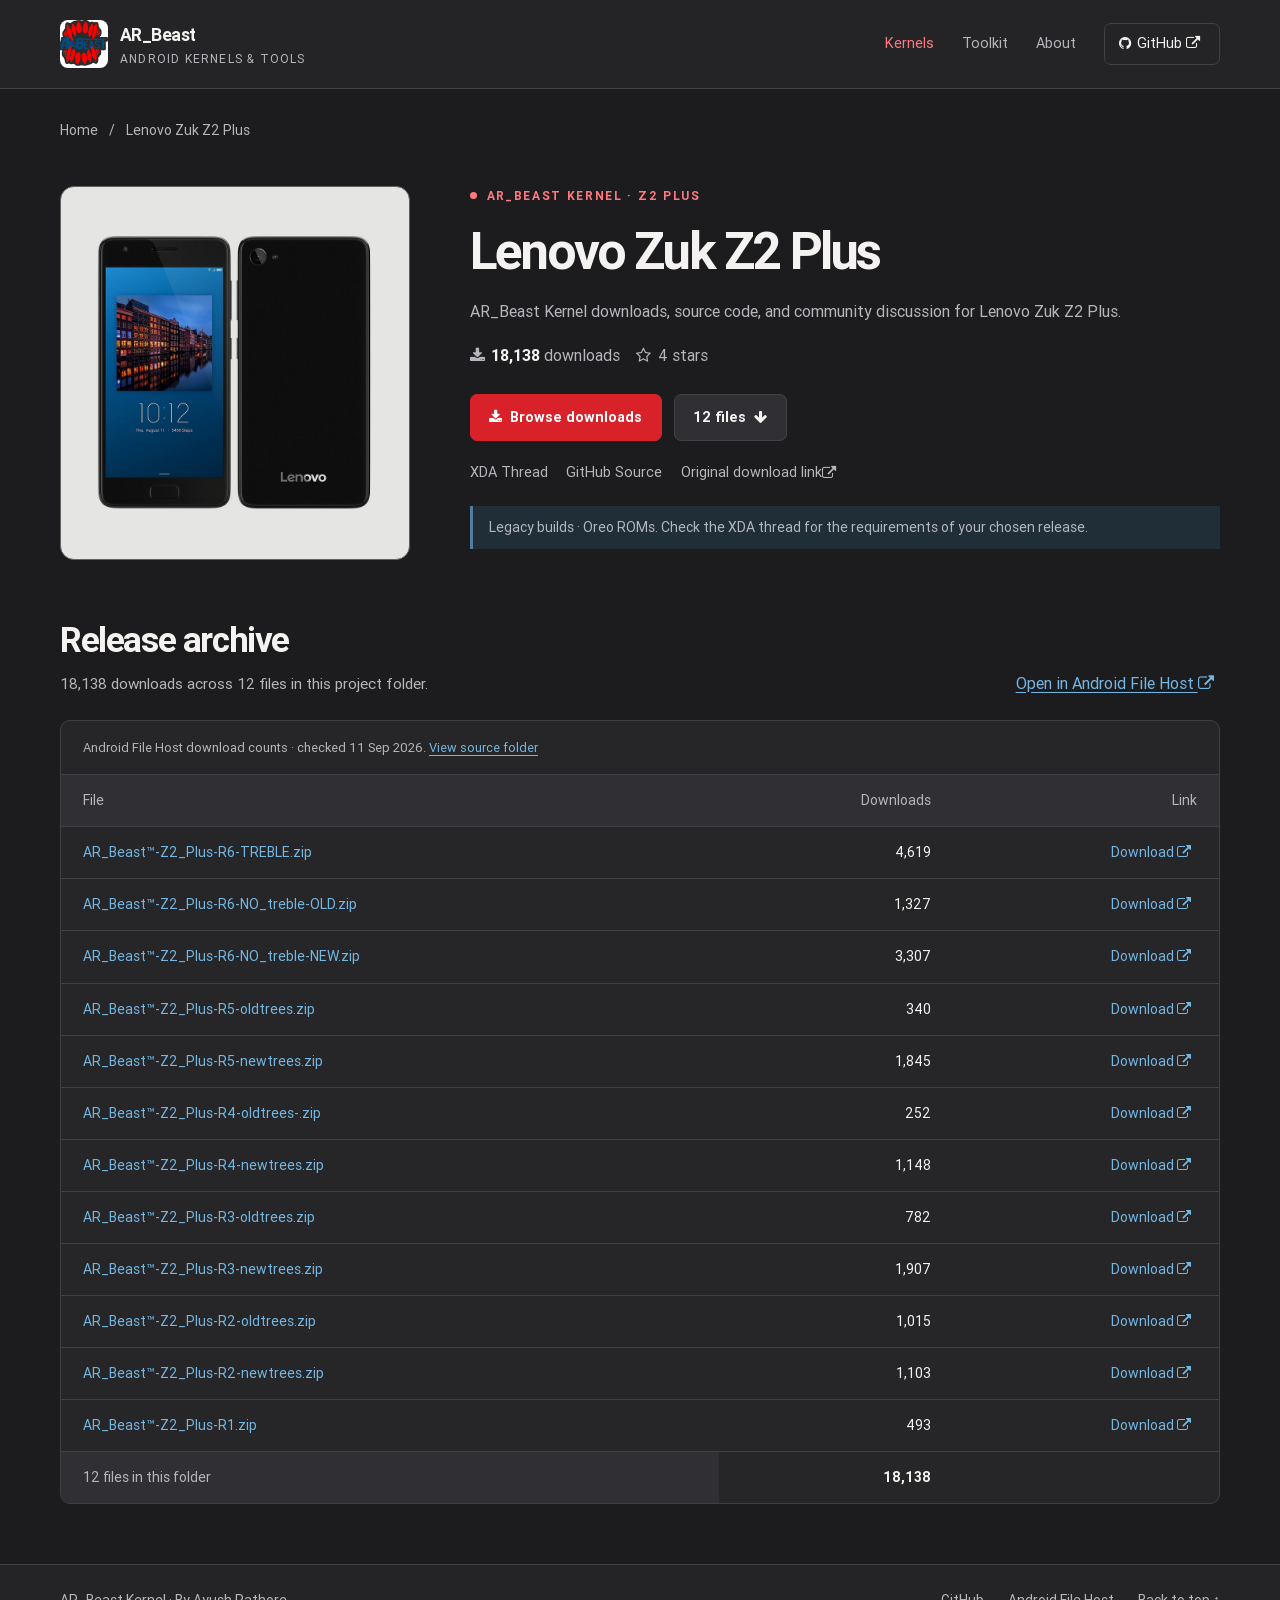
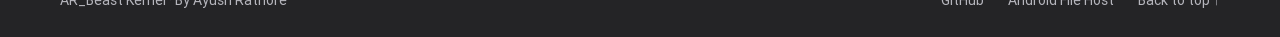
<file: arbzukz2.html>
<!DOCTYPE html>
<html lang="en">
<head>
  <meta charset="utf-8">
  <meta name="viewport" content="width=device-width, initial-scale=1">
  <meta name="theme-color" content="#1c1c1e">
  <meta name="description" content="AR_Beast Kernel for Lenovo Zuk Z2 Plus. Browse the release archive, download counts, community threads, and source code.">
  <title>Lenovo Zuk Z2 Plus | AR_Beast Kernel</title>
  <link rel="icon" type="image/jpeg" href="img/arb.jpg">
  <link rel="stylesheet" href="css/font-awesome.min.css">
  <link rel="stylesheet" href="css/site.css">
</head>
<body id="top">
  <a class="skip-link" href="#main">Skip to content</a>
  <header class="site-header">
    <div class="container header-inner">
      <a class="brand" href="index.html" aria-label="AR_Beast Kernel home">
        <img src="img/arb.jpg" alt="AR-Beast logo" width="48" height="48">
        <span>AR_Beast<small>Android kernels &amp; tools</small></span>
      </a>
      <nav class="nav-links" aria-label="Main navigation">
        <a href="index.html#work" aria-current="page">Kernels</a>
        <a href="index.html#toolkit">Toolkit</a>
        <a href="about.html">About</a>
        <a href="https://github.com/AR-Beast" class="nav-source"><i class="fa fa-github" aria-hidden="true"></i>GitHub <i class="fa fa-external-link" aria-hidden="true"></i></a>
      </nav>
    </div>
  </header>
  <main id="main" class="container">
    <nav class="breadcrumb" aria-label="Breadcrumb"><a href="index.html">Home</a> <span aria-hidden="true">/</span> <span>Lenovo Zuk Z2 Plus</span></nav>
    <section class="detail-layout" aria-labelledby="device-title">
      <div class="detail-visual"><img src="img/zuk.jpg" alt="Lenovo Zuk Z2 Plus" width="300" height="300"></div>
      <div class="detail-copy">
        <p class="eyebrow">AR_Beast Kernel &middot; Z2 Plus</p>
        <h1 id="device-title">Lenovo Zuk Z2 Plus</h1>
        <p>AR_Beast Kernel downloads, source code, and community discussion for Lenovo Zuk Z2 Plus.</p>
        <div class="project-counts">
              <span><i class="fa fa-download" aria-hidden="true"></i><strong>18,138</strong> downloads</span>
              <a href="https://github.com/AR-Beast/AR_Beast-Zuk_Z2"><i class="fa fa-star-o" aria-hidden="true"></i>4 stars</a>
            </div>
        <div class="actions">
          <a href="https://www.androidfilehost.com/?w=files&amp;flid=238508" class="button button-primary"><i class="fa fa-download" aria-hidden="true"></i>Browse downloads</a>
          <a href="#releases" class="button">12 files <i class="fa fa-arrow-down" aria-hidden="true"></i></a>
        </div>
        <div class="resource-links"><a href="https://forum.xda-developers.com/t/discontinued-ar_beast-kernel-r6-3-18-101-mar-23-2018-dragontc.3735016/">XDA Thread</a>
              <a href="https://github.com/AyushR1/AR_Beast-Zuk_Z2">GitHub Source</a> <a href="https://www.androidfilehost.com/?fid=24686681827312543">Original download link <i class="fa fa-external-link" aria-hidden="true"></i></a></div>
        <p class="info-note">Legacy builds &middot; Oreo ROMs. Check the XDA thread for the requirements of your chosen release.</p>
      </div>
    </section>
    <section class="release-section" id="releases" aria-labelledby="releases-title">
      <div class="section-heading"><div><h2 id="releases-title">Release archive</h2><p>18,138 downloads across 12 files in this project folder.</p></div><a href="https://www.androidfilehost.com/?w=files&amp;flid=238508" class="text-link">Open in Android File Host <i class="fa fa-external-link" aria-hidden="true"></i></a></div>
      <div class="table-scroll">
        <table>
          <caption>Android File Host download counts &middot; checked <time datetime="2026-09-11">11 Sep 2026</time>. <a href="https://androidfilehost.com/?w=files&amp;flid=238508" class="text-link">View source folder</a></caption>
          <thead><tr><th scope="col">File</th><th scope="col">Downloads</th><th scope="col">Link</th></tr></thead>
          <tbody>
            <tr><td><a href="https://androidfilehost.com/?fid=818070582850502954">AR_Beast™-Z2_Plus-R6-TREBLE.zip</a></td><td>4,619</td><td><a href="https://androidfilehost.com/?fid=818070582850502954" class="release-download">Download <i class="fa fa-external-link" aria-hidden="true"></i></a></td></tr>
            <tr><td><a href="https://androidfilehost.com/?fid=818070582850502955">AR_Beast™-Z2_Plus-R6-NO_treble-OLD.zip</a></td><td>1,327</td><td><a href="https://androidfilehost.com/?fid=818070582850502955" class="release-download">Download <i class="fa fa-external-link" aria-hidden="true"></i></a></td></tr>
            <tr><td><a href="https://androidfilehost.com/?fid=890129502657593208">AR_Beast™-Z2_Plus-R6-NO_treble-NEW.zip</a></td><td>3,307</td><td><a href="https://androidfilehost.com/?fid=890129502657593208" class="release-download">Download <i class="fa fa-external-link" aria-hidden="true"></i></a></td></tr>
            <tr><td><a href="https://androidfilehost.com/?fid=818070582850495362">AR_Beast™-Z2_Plus-R5-oldtrees.zip</a></td><td>340</td><td><a href="https://androidfilehost.com/?fid=818070582850495362" class="release-download">Download <i class="fa fa-external-link" aria-hidden="true"></i></a></td></tr>
            <tr><td><a href="https://androidfilehost.com/?fid=962187416754463194">AR_Beast™-Z2_Plus-R5-newtrees.zip</a></td><td>1,845</td><td><a href="https://androidfilehost.com/?fid=962187416754463194" class="release-download">Download <i class="fa fa-external-link" aria-hidden="true"></i></a></td></tr>
            <tr><td><a href="https://androidfilehost.com/?fid=673956719939817285">AR_Beast™-Z2_Plus-R4-oldtrees-.zip</a></td><td>252</td><td><a href="https://androidfilehost.com/?fid=673956719939817285" class="release-download">Download <i class="fa fa-external-link" aria-hidden="true"></i></a></td></tr>
            <tr><td><a href="https://androidfilehost.com/?fid=890129502657580760">AR_Beast™-Z2_Plus-R4-newtrees.zip</a></td><td>1,148</td><td><a href="https://androidfilehost.com/?fid=890129502657580760" class="release-download">Download <i class="fa fa-external-link" aria-hidden="true"></i></a></td></tr>
            <tr><td><a href="https://androidfilehost.com/?fid=746010030569949139">AR_Beast™-Z2_Plus-R3-oldtrees.zip</a></td><td>782</td><td><a href="https://androidfilehost.com/?fid=746010030569949139" class="release-download">Download <i class="fa fa-external-link" aria-hidden="true"></i></a></td></tr>
            <tr><td><a href="https://androidfilehost.com/?fid=818070582850487909">AR_Beast™-Z2_Plus-R3-newtrees.zip</a></td><td>1,907</td><td><a href="https://androidfilehost.com/?fid=818070582850487909" class="release-download">Download <i class="fa fa-external-link" aria-hidden="true"></i></a></td></tr>
            <tr><td><a href="https://androidfilehost.com/?fid=745849072291700478">AR_Beast™-Z2_Plus-R2-oldtrees.zip</a></td><td>1,015</td><td><a href="https://androidfilehost.com/?fid=745849072291700478" class="release-download">Download <i class="fa fa-external-link" aria-hidden="true"></i></a></td></tr>
            <tr><td><a href="https://androidfilehost.com/?fid=889964283620778048">AR_Beast™-Z2_Plus-R2-newtrees.zip</a></td><td>1,103</td><td><a href="https://androidfilehost.com/?fid=889964283620778048" class="release-download">Download <i class="fa fa-external-link" aria-hidden="true"></i></a></td></tr>
            <tr><td><a href="https://androidfilehost.com/?fid=817906626617955777">AR_Beast™-Z2_Plus-R1.zip</a></td><td>493</td><td><a href="https://androidfilehost.com/?fid=817906626617955777" class="release-download">Download <i class="fa fa-external-link" aria-hidden="true"></i></a></td></tr>
          </tbody>
          <tfoot><tr><th scope="row">12 files in this folder</th><td><strong>18,138</strong></td><td></td></tr></tfoot>
        </table>
      </div>
    </section>
  </main>
  <footer class="site-footer">
    <div class="container footer-inner">
      <p>AR_Beast Kernel &middot; By <a href="about.html">Ayush Rathore</a></p>
      <nav class="footer-links" aria-label="Footer navigation">
        <a href="https://github.com/AR-Beast">GitHub</a>
        <a href="https://androidfilehost.com/?w=profile&amp;uid=673368273298917501">Android File Host</a>
        <a href="#">Back to top &uarr;</a>
      </nav>
    </div>
  </footer>
</body>
</html>
</file>
<file: css/site.css>
@font-face { font-family: Roboto; src: url('../font/roboto/Roboto-Regular.ttf') format('truetype'); font-weight: 400; font-display: swap; }
@font-face { font-family: Roboto; src: url('../font/roboto/Roboto-Bold.ttf') format('truetype'); font-weight: 700; font-display: swap; }
:root { color-scheme: dark; --ink: #f4f3f1; --muted: #b6b6bd; --blue: #74b7e2; --red: #d92129; --line: #414145; --paper: #1c1c1e; --surface: #262628; }
* { box-sizing: border-box; }
html { scroll-behavior: smooth; scroll-padding-top: 2rem; }
body { margin: 0; color: var(--ink); background: var(--paper); font: 400 16px/1.65 Roboto, Arial, sans-serif; }
a { color: inherit; text-decoration: none; -webkit-tap-highlight-color: transparent; }
a:focus-visible, summary:focus-visible { outline: 3px solid var(--blue); outline-offset: 5px; }
img { display: block; max-width: 100%; }
h1, h2, h3, p { margin: 0; }
h1, h2, h3 { line-height: 1.15; }
h1 { font-size: clamp(2.8rem, 5.4vw, 4.6rem); letter-spacing: -.055em; }
h2 { font-size: clamp(1.8rem, 3vw, 2.2rem); letter-spacing: -.04em; }
h3 { font-size: 1.35rem; letter-spacing: -.025em; }
.container { width: min(1160px, calc(100% - 64px)); margin-inline: auto; }
.skip-link { position: absolute; top: -100px; left: 1rem; z-index: 5; background: var(--surface); padding: .7rem 1rem; }
.skip-link:focus { top: 1rem; }
.site-header { background: #242426; border-bottom: 1px solid var(--line); }
.header-inner { min-height: 88px; display: flex; align-items: center; justify-content: space-between; gap: 2rem; }
.brand { display: flex; align-items: center; gap: 12px; font-weight: 700; font-size: 1.1rem; letter-spacing: -.03em; white-space: nowrap; }
.brand img { width: 48px; height: 48px; object-fit: contain; border-radius: 8px; }
.brand small { display: block; font: 400 .75rem/1.5 Roboto, sans-serif; letter-spacing: .1em; color: var(--muted); text-transform: uppercase; }
.nav-links { display: flex; align-items: center; gap: 28px; font-size: .9rem; }
.nav-links a { padding-block: .6rem; color: var(--muted); }
.nav-links a:hover, .nav-links a[aria-current] { color: #ff797e; }
.nav-links .nav-source { color: var(--ink); border: 1px solid var(--line); border-radius: 7px; padding: .5rem .85rem; white-space: nowrap; }
.fa { margin-right: .4em; }
.hero { display: grid; grid-template-columns: 1fr 340px; gap: 4rem; align-items: center; padding-block: 64px 44px; }
.eyebrow { display: flex; align-items: center; gap: .6rem; color: #ff797e; font-size: .75rem; font-weight: 700; letter-spacing: .14em; text-transform: uppercase; margin-bottom: 1rem; }
.eyebrow::before { content: ''; width: 7px; height: 7px; border-radius: 50%; background: currentColor; flex-shrink: 0; }
.hero h1 span { display: block; color: var(--blue); }
.hero-copy > p:not(.eyebrow) { max-width: 520px; color: var(--muted); margin-top: 1.3rem; font-size: 1.05rem; }
.actions { display: flex; flex-wrap: wrap; align-items: center; gap: 12px; margin-top: 1.6rem; }
.button { display: inline-flex; align-items: center; justify-content: center; gap: .5rem; min-height: 46px; padding: .65rem 1.15rem; border: 1px solid var(--line); border-radius: 7px; background: #303034; font-size: .9rem; font-weight: 700; transition: background .18s, border-color .18s; }
.button .fa { margin: 0; }
.button:hover { background: #3b3b40; border-color: #77777c; }
.button-primary { background: var(--red); border-color: var(--red); color: white; }
.button-primary:hover { background: #b71920; border-color: #b71920; }
.brand-panel { display: grid; justify-items: center; padding: 24px; background: #f0f0ef; border: 1px solid #626263; border-radius: 14px; box-shadow: 0 16px 40px #0002; }
.brand-panel img { width: 220px; height: 220px; object-fit: contain; }
.brand-caption { width: 100%; display: flex; justify-content: space-between; border-top: 1px solid #d0d0d0; padding-top: 14px; margin-top: 16px; color: #535359; font: .75rem/1.5 ui-monospace, SFMono-Regular, Consolas, monospace; }
.brand-panel img, .device-image img, .detail-visual img { mix-blend-mode: multiply; }
.stats { display: grid; grid-template-columns: repeat(4, 1fr); background: var(--surface); border: 1px solid var(--line); border-radius: 10px; padding: 24px 8px; }
.stat { padding: 0 28px; border-right: 1px solid var(--line); }
.stat:last-child { border-right: 0; }
.stat strong { display: block; font-size: 1.9rem; letter-spacing: -.04em; line-height: 1.3; font-variant-numeric: tabular-nums; }
.stat span { color: var(--muted); font-size: .875rem; }
.snapshot-note { display: flex; flex-wrap: wrap; justify-content: space-between; gap: .5rem 2rem; font-size: .75rem; color: var(--muted); margin-top: .8rem; }
.text-link { color: var(--blue); text-decoration: underline; text-underline-offset: 3px; }
.text-link:hover { color: #aad8f5; }
.section { padding-top: 60px; }
.section-heading { display: flex; align-items: end; justify-content: space-between; gap: 20px; margin-bottom: 24px; }
.section-heading p { color: var(--muted); margin-top: .65rem; font-size: .95rem; }
.section-index { color: var(--muted); font: .8rem ui-monospace, SFMono-Regular, Consolas, monospace; white-space: nowrap; padding-bottom: 5px; }
.device-grid { display: grid; grid-template-columns: repeat(3, minmax(0, 1fr)); gap: 22px; }
.device-card { min-width: 0; background: var(--surface); border: 1px solid var(--line); border-radius: 12px; overflow: hidden; transition: border-color .2s, box-shadow .2s; }
.device-card:hover { border-color: #b9464d; box-shadow: 0 8px 25px #0002; }
.device-image { height: 205px; position: relative; display: flex; align-items: center; justify-content: center; background: #e5e5e3; border-bottom: 1px solid var(--line); padding: 22px 45px 14px; }
.device-image img { height: 100%; width: 100%; object-fit: contain; }
.device-tag { position: absolute; top: 14px; left: 14px; background: #d5dce1; color: #234d6a; border: 1px solid #bac5cc; border-radius: 4px; padding: 2px 7px; font: .75rem/1.5 ui-monospace, SFMono-Regular, Consolas, monospace; }
.device-content { padding: 24px; }
.device-content h3 { min-height: 2.3em; }
.device-subtitle { font-size: .875rem; color: var(--muted); margin-top: .35rem; }
.project-counts { display: flex; flex-wrap: wrap; gap: .4rem 1rem; align-items: center; font-size: .875rem; margin: 1.1rem 0; color: var(--muted); }
.project-counts strong { color: var(--ink); }
.device-content > .button { width: 100%; }
.resource-links { display: flex; flex-wrap: wrap; gap: .35rem 1.15rem; margin-top: 1rem; font-size: .875rem; color: var(--muted); }
.resource-links a { display: inline-flex; align-items: center; min-height: 32px; }
.resource-links a:hover { color: var(--blue); text-decoration: underline; text-underline-offset: 4px; }
.tool-card { display: grid; grid-template-columns: 110px 1fr auto; align-items: center; gap: 28px; padding: 30px; background: #202e38; border: 1px solid #3d586b; border-radius: 12px; }
.tool-icon { width: 110px; height: 110px; border-radius: 12px; border: 1px solid #bfc7cc; object-fit: contain; background: #f0f0ef; padding: 8px; }
.tool-copy > p { color: var(--muted); font-size: .95rem; max-width: 540px; margin-top: .7rem; }
.tool-card .project-counts { margin-bottom: 0; }
.tool-actions { display: flex; flex-direction: column; align-items: center; }
.tool-actions .resource-links { justify-content: center; }
.release-breakdown { margin-top: 18px; }
.release-breakdown summary { cursor: pointer; color: var(--blue); font-size: .875rem; padding: 10px 0; }
.release-breakdown .table-scroll { margin-top: 10px; }
.review-grid { display: grid; grid-template-columns: repeat(2, minmax(0, 1fr)); gap: 22px; }
.review-card { margin: 0; padding: 28px; display: flex; flex-direction: column; background: var(--surface); border: 1px solid var(--line); border-top: 2px solid var(--red); border-radius: 12px; }
.review-context { margin-bottom: 12px; color: var(--blue); font-size: .8rem; }
.review-card h3 { font-size: 1.125rem; margin-bottom: 18px; }
.review-card blockquote { margin: 0; font-size: 1.25rem; line-height: 1.5; letter-spacing: -.015em; }
.review-summary { margin-top: 18px; font-size: .875rem; color: var(--muted); }
.review-summary a { color: var(--blue); text-decoration: underline; text-underline-offset: 3px; }
.review-card figcaption { display: flex; flex-wrap: wrap; align-items: end; justify-content: space-between; gap: 12px; padding-top: 28px; margin-top: auto; font-size: .875rem; }
.review-card time { display: block; font-size: .75rem; color: var(--muted); margin-top: 2px; }
.developer-strip { display: flex; align-items: center; gap: 18px; border-top: 1px solid var(--line); margin-top: 60px; padding-block: 30px; }
.developer-strip img { width: 52px; height: 52px; object-fit: cover; border-radius: 50%; }
.developer-strip h2 { font-size: 1rem; letter-spacing: -.01em; }
.developer-strip p { font-size: .875rem; color: var(--muted); margin-top: .3rem; }
.developer-strip > a:last-child { margin-left: auto; font-size: .875rem; }
.site-footer { border-top: 1px solid var(--line); font-size: .875rem; color: var(--muted); background: #242426; }
.footer-inner { display: flex; flex-wrap: wrap; justify-content: space-between; gap: 1rem; padding-block: 24px; }
.footer-links { display: flex; flex-wrap: wrap; gap: 1.5rem; }
.footer-links a:hover { color: var(--blue); }
.breadcrumb { display: flex; flex-wrap: wrap; gap: .7rem; padding-top: 30px; font-size: .875rem; color: var(--muted); }
.detail-layout { display: grid; grid-template-columns: 350px minmax(0, 1fr); align-items: start; gap: 60px; padding-block: 44px 60px; }
.detail-visual { background: #e5e5e3; border: 1px solid #626263; border-radius: 14px; padding: 36px; }
.detail-visual img { width: 100%; height: 300px; object-fit: contain; }
.detail-copy h1 { font-size: clamp(2.4rem, 4vw, 3.6rem); }
.detail-copy > p:not(.eyebrow) { color: var(--muted); margin-top: 1.1rem; }
.detail-copy .project-counts { font-size: 1rem; }
.detail-copy .resource-links { font-size: .9rem; }
.info-note { font-size: .875rem; border-left: 3px solid #527e9d; padding: .6rem 1rem; background: #202e38; margin-top: 24px; }
.release-section { padding-bottom: 60px; }
.table-scroll { overflow-x: auto; border: 1px solid var(--line); border-radius: 10px; background: var(--surface); }
table { width: 100%; border-collapse: collapse; text-align: left; font-size: .875rem; }
caption { text-align: left; padding: 16px 22px; color: var(--muted); font-size: .8rem; }
th { background: #303034; color: var(--muted); font-size: .875rem; font-weight: 400; }
th, td { padding: 14px 22px; border-top: 1px solid var(--line); }
td:first-child { overflow-wrap: anywhere; }
th:nth-child(2), td:nth-child(2) { text-align: right; font-variant-numeric: tabular-nums; white-space: nowrap; }
th:last-child, td:last-child { text-align: right; white-space: nowrap; }
td a { color: var(--blue); }
td a:hover { text-decoration: underline; }
.profile-image img { height: auto; border-radius: 8px; }
.social-links { display: flex; flex-wrap: wrap; gap: 10px; margin-top: 24px; }
.profile-projects { padding-bottom: 60px; }
.profile-projects .button { margin: 0 8px 12px 0; }
@media (max-width: 950px) {
  .hero { grid-template-columns: 1fr 280px; gap: 2rem; }
  .brand-panel img { width: 190px; height: 190px; }
  .device-grid { gap: 14px; }
  .device-content { padding: 18px; }
  .device-content h3 { font-size: 1.15rem; }
  .tool-card { grid-template-columns: 85px 1fr; gap: 22px; }
  .tool-icon { width: 85px; height: 85px; }
  .tool-actions { grid-column: 2; align-items: flex-start; }
  .detail-layout { grid-template-columns: 280px 1fr; gap: 32px; }
  .stat { padding-inline: 20px; }
}
@media (max-width: 700px) {
  .container { width: calc(100% - 36px); }
  .header-inner { flex-wrap: wrap; justify-content: center; gap: 8px; padding-block: 14px 8px; }
  .brand { margin-right: auto; }
  .nav-links { gap: 12px; width: 100%; justify-content: space-between; font-size: .875rem; }
  .nav-links .nav-source { padding: .3rem .6rem; }
  .hero { grid-template-columns: 1fr; padding-block: 36px 28px; gap: 24px; }
  .hero h1 span { display: inline; }
  .hero h1 { max-width: 550px; }
  .hero-copy > p:not(.eyebrow) { font-size: 1rem; }
  .hero .actions { display: grid; grid-template-columns: repeat(2, minmax(0, 1fr)); align-items: stretch; gap: 10px; }
  .hero .actions .button { padding-inline: .5rem; font-size: .875rem; }
  .brand-panel { grid-template-columns: 90px 1fr; gap: 24px; padding: 16px 24px; }
  .brand-panel img { width: 90px; height: 90px; }
  .brand-caption { display: grid; gap: 8px; border: 0; padding: 0; margin: 0; }
  .stats { grid-template-columns: repeat(2, 1fr); padding: 0; }
  .stat { padding: 18px 22px; }
  .stat:nth-child(2) { border-right: 0; }
  .stat:nth-child(-n+2) { border-bottom: 1px solid var(--line); }
  .stat strong { font-size: 1.7rem; }
  .section { padding-top: 40px; }
  .section-heading { align-items: start; }
  .release-section .section-heading { flex-direction: column; gap: 12px; }
  .section-index { display: none; }
  .device-grid { grid-template-columns: 1fr; gap: 22px; }
  .review-grid { grid-template-columns: 1fr; gap: 16px; }
  .review-card { padding: 24px; }
  .device-image { height: 230px; padding: 22px; }
  .device-content { padding: 24px; }
  .device-content h3 { font-size: 1.35rem; min-height: 0; }
  .tool-card { padding: 24px; gap: 20px; grid-template-columns: 1fr; }
  .tool-icon { width: 72px; height: 72px; }
  .tool-actions { grid-column: 1; align-items: flex-start; }
  .tool-copy h3 { font-size: 1.5rem; }
  .developer-strip { flex-wrap: wrap; margin-top: 40px; }
  .developer-strip > a:last-child { margin-left: 70px; }
  .detail-layout { grid-template-columns: 1fr; padding-block: 28px 40px; }
  .detail-visual { padding: 22px; }
  .detail-visual img { height: 220px; }
  .profile-image img { width: 220px; margin-inline: auto; object-fit: cover; }
  th, td { padding: 12px; }
  table { font-size: .875rem; }
  .detail-copy .actions { align-items: stretch; }
}
@media (prefers-reduced-motion: reduce) {
  html { scroll-behavior: auto; }
  *, *::before, *::after { transition: none !important; }
}
</file>
